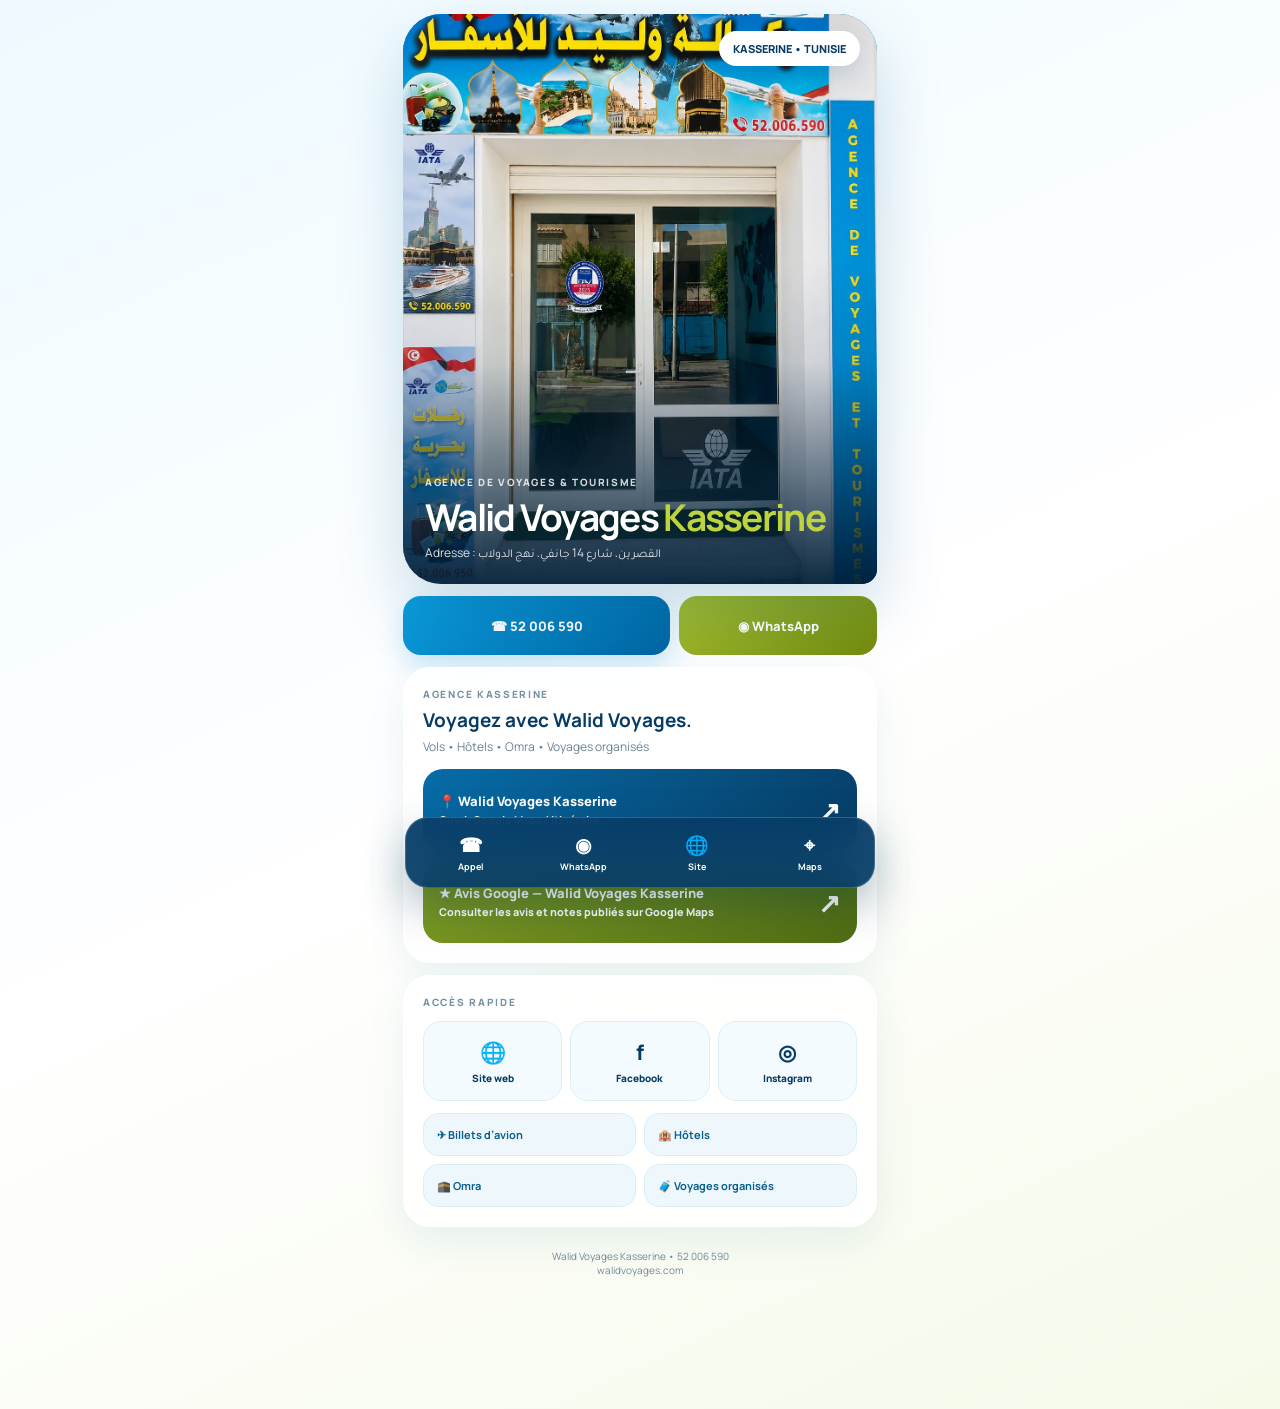
<file: carte-kasserine.html>
<!doctype html>
<html lang="fr">
<head>
<meta charset="utf-8"><meta name="viewport" content="width=device-width,initial-scale=1,viewport-fit=cover">
<meta name="theme-color" content="#087fbd"><title>Walid Voyages Kasserine</title>
<meta name="description" content="Carte électronique Walid Voyages Kasserine — téléphone, WhatsApp, Google Maps, site et réseaux sociaux.">
<link rel="preconnect" href="https://fonts.googleapis.com"><link rel="preconnect" href="https://fonts.gstatic.com" crossorigin>
<link href="https://fonts.googleapis.com/css2?family=Manrope:wght@400;600;700;800&family=Tajawal:wght@500;700;800&display=swap" rel="stylesheet">
<style>
:root{--blue:#078fd0;--deep:#063b64;--green:#91aa21;--ink:#17354c}
*{box-sizing:border-box}body{margin:0;font-family:Manrope,Tajawal,sans-serif;color:var(--ink);background:linear-gradient(155deg,#eefaff,#fff 52%,#f5fae9);min-height:100vh}
.wrap{width:min(100%,500px);margin:auto;padding:14px 13px 110px}
.hero{height:570px;position:relative;overflow:hidden;border-radius:38px 38px 15px 38px;box-shadow:0 28px 65px #045c8b35;background:#087db9}
.hero img{position:absolute;inset:0;width:100%;height:100%;object-fit:cover;animation:zoom 15s ease-in-out infinite alternate}@keyframes zoom{to{transform:scale(1.05)}}
.hero:after{content:"";position:absolute;inset:0;background:linear-gradient(180deg,transparent 43%,rgba(0,33,58,.1) 61%,rgba(0,31,56,.94) 100%)}
.city{position:absolute;z-index:2;top:17px;right:17px;background:#fff;color:var(--deep);border-radius:18px;padding:10px 14px;font-size:11px;font-weight:800;box-shadow:0 10px 28px #003d622b}
.heroText{position:absolute;z-index:2;bottom:22px;left:22px;right:22px;color:#fff}.heroText small{letter-spacing:1.6px;font-size:10px;font-weight:800;opacity:.82}.heroText h1{font-size:37px;line-height:1;margin:8px 0;letter-spacing:-1.7px}.heroText h1 span{color:#bed33e}.heroText p{font-size:12px;opacity:.86;margin:0}
.actions{display:grid;grid-template-columns:1.15fr .85fr;gap:9px;margin-top:12px}.btn{min-height:59px;border-radius:18px;text-decoration:none;display:flex;align-items:center;justify-content:center;gap:8px;color:#fff;font-size:13px;font-weight:800;transition:.25s}.call{background:linear-gradient(135deg,#0b9dde,#0065a2);box-shadow:0 12px 28px #078bcf35}.wa{background:linear-gradient(135deg,#a5bd2c,#728b0e)}.btn:hover{transform:translateY(-4px)}
.card{margin-top:12px;padding:19px;border-radius:27px;background:#ffffffdf;border:1px solid #fff;box-shadow:0 15px 40px #075c8515;backdrop-filter:blur(18px)}.label{font-size:10px;letter-spacing:1.7px;text-transform:uppercase;color:#7591a3;font-weight:800}h2{font-size:19px;margin:6px 0 4px;color:var(--deep)}.sub{font-size:12px;color:#6b8292;line-height:1.6}
.map{margin-top:13px;min-height:82px;border-radius:20px;padding:16px;text-decoration:none;color:#fff;display:flex;align-items:center;justify-content:space-between;background:linear-gradient(125deg,#076ca7,#073d66);font-weight:800;font-size:13px}.map b{font-size:27px}
.social{display:grid;grid-template-columns:repeat(3,1fr);gap:8px;margin-top:12px}.social a{min-height:80px;border-radius:18px;text-decoration:none;color:var(--deep);background:#f4fbfe;border:1px solid #dceef6;display:flex;flex-direction:column;align-items:center;justify-content:center;font-size:10px;font-weight:800;gap:5px;transition:.2s}.social a:hover{transform:translateY(-3px)}.social i{font-style:normal;font-size:21px}
.services{display:grid;grid-template-columns:1fr 1fr;gap:8px;margin-top:12px}.service{padding:13px;border-radius:15px;background:#eef8fc;border:1px solid #d9eef7;color:#08608e;font-size:11px;font-weight:700}
.footer{text-align:center;font-size:10px;color:#71899a;padding:22px}
.dock{position:fixed;z-index:10;bottom:12px;left:50%;transform:translateX(-50%);width:min(calc(100% - 28px),470px);display:grid;grid-template-columns:repeat(4,1fr);padding:8px;background:#073d68ef;border:1px solid #ffffff30;border-radius:23px;box-shadow:0 18px 45px #00334f55;backdrop-filter:blur(18px)}.dock a{text-decoration:none;color:#fff;text-align:center;font-size:9px;font-weight:700;padding:6px}.dock strong{display:block;font-size:19px;margin-bottom:2px}
@media(max-width:370px){.hero{height:510px}.heroText h1{font-size:31px}.actions{grid-template-columns:1fr}}
</style></head>
<body><main class="wrap">
<section class="hero"><img src="kasserine.jpeg" alt="Agence Walid Voyages Kasserine"><div class="city">KASSERINE • TUNISIE</div><div class="heroText"><small>AGENCE DE VOYAGES & TOURISME</small><h1>Walid Voyages <span>Kasserine</span></h1><p>Adresse : القصرين، شارع 14 جانفي، نهج الدولاب</p></div></section>
<div class="actions"><a class="btn call" href="tel:+21652006590">☎ 52 006 590</a><a class="btn wa" href="https://wa.me/21652006590" target="_blank">◉ WhatsApp</a></div>
<section class="card"><div class="label">Agence Kasserine</div><h2>Voyagez avec Walid Voyages.</h2><div class="sub">Vols • Hôtels • Omra • Voyages organisés</div><a class="map" href="https://www.google.com/search?kgmid=/g/11zyz5njsm&q=Walid+Voyages+kasserine" target="_blank"><span>📍 Walid Voyages Kasserine<br><small>Ouvrir Google Maps / itinéraire</small></span><b>↗</b></a><a class="map" style="margin-top:10px;background:linear-gradient(120deg,#7c9a22,#516d12)" href="https://www.google.com/search?kgmid=/g/11zyz5njsm&q=Walid+Voyages+kasserine" target="_blank" rel="noopener noreferrer"><span>★ Avis Google — Walid Voyages Kasserine<br><small>Consulter les avis et notes publiés sur Google Maps</small></span><b>↗</b></a></section>
<section class="card"><div class="label">Accès rapide</div><div class="social"><a href="https://www.walid-voyages.com/" target="_blank"><i>🌐</i>Site web</a><a href="https://www.facebook.com/profile.php?id=100064587909531" target="_blank"><i>f</i>Facebook</a><a href="https://www.instagram.com/walidvoyages/" target="_blank"><i>◎</i>Instagram</a></div><div class="services"><div class="service">✈ Billets d’avion</div><div class="service">🏨 Hôtels</div><div class="service">🕋 Omra</div><div class="service">🧳 Voyages organisés</div></div></section>
<div class="footer">Walid Voyages Kasserine • 52 006 590<br>walidvoyages.com</div></main>
<nav class="dock"><a href="tel:+21652006590"><strong>☎</strong>Appel</a><a href="https://wa.me/21652006590"><strong>◉</strong>WhatsApp</a><a href="https://www.walid-voyages.com/"><strong>🌐</strong>Site</a><a href="https://www.google.com/search?kgmid=/g/11zyz5njsm&q=Walid+Voyages+kasserine"><strong>⌖</strong>Maps</a></nav>
</body></html>
</file>
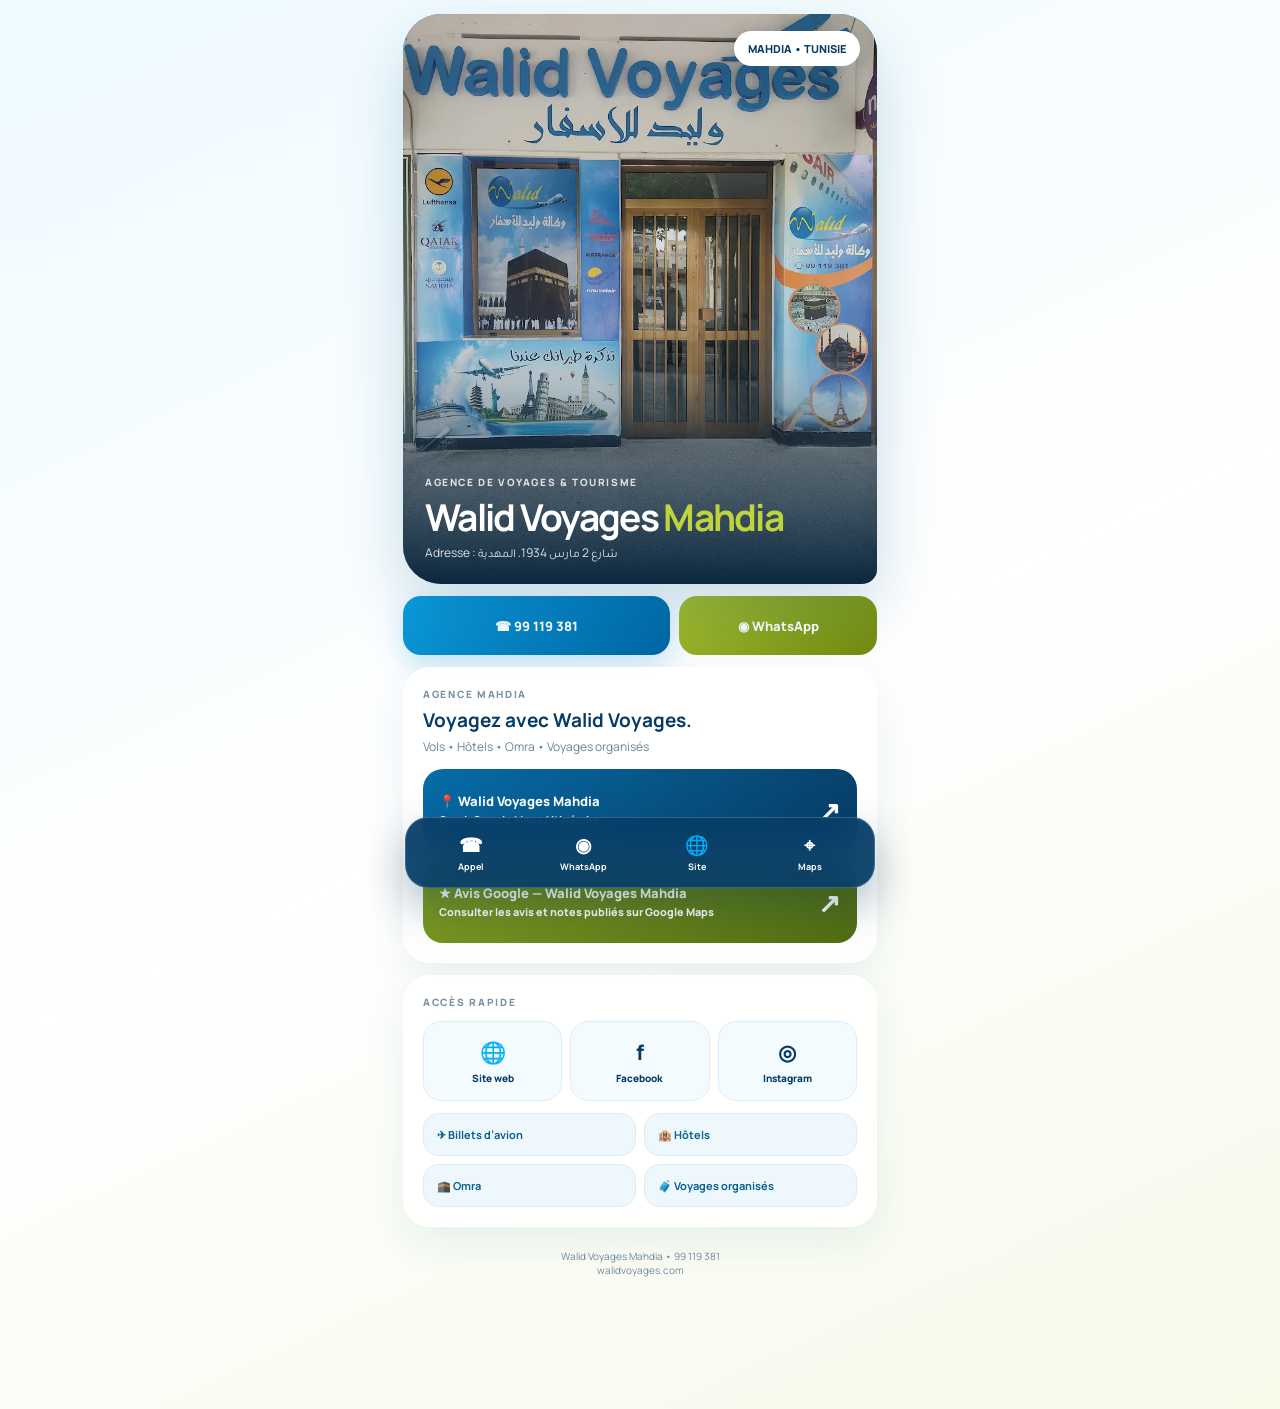
<file: carte-mahdia.html>
<!doctype html>
<html lang="fr">
<head>
<meta charset="utf-8"><meta name="viewport" content="width=device-width,initial-scale=1,viewport-fit=cover">
<meta name="theme-color" content="#087fbd"><title>Walid Voyages Mahdia</title>
<meta name="description" content="Carte électronique Walid Voyages Mahdia — téléphone, WhatsApp, Google Maps, site et réseaux sociaux.">
<link rel="preconnect" href="https://fonts.googleapis.com"><link rel="preconnect" href="https://fonts.gstatic.com" crossorigin>
<link href="https://fonts.googleapis.com/css2?family=Manrope:wght@400;600;700;800&family=Tajawal:wght@500;700;800&display=swap" rel="stylesheet">
<style>
:root{--blue:#078fd0;--deep:#063b64;--green:#91aa21;--ink:#17354c}
*{box-sizing:border-box}body{margin:0;font-family:Manrope,Tajawal,sans-serif;color:var(--ink);background:linear-gradient(155deg,#eefaff,#fff 52%,#f5fae9);min-height:100vh}
.wrap{width:min(100%,500px);margin:auto;padding:14px 13px 110px}
.hero{height:570px;position:relative;overflow:hidden;border-radius:38px 38px 15px 38px;box-shadow:0 28px 65px #045c8b35;background:#087db9}
.hero img{position:absolute;inset:0;width:100%;height:100%;object-fit:cover;animation:zoom 15s ease-in-out infinite alternate}@keyframes zoom{to{transform:scale(1.05)}}
.hero:after{content:"";position:absolute;inset:0;background:linear-gradient(180deg,transparent 43%,rgba(0,33,58,.1) 61%,rgba(0,31,56,.94) 100%)}
.city{position:absolute;z-index:2;top:17px;right:17px;background:#fff;color:var(--deep);border-radius:18px;padding:10px 14px;font-size:11px;font-weight:800;box-shadow:0 10px 28px #003d622b}
.heroText{position:absolute;z-index:2;bottom:22px;left:22px;right:22px;color:#fff}.heroText small{letter-spacing:1.6px;font-size:10px;font-weight:800;opacity:.82}.heroText h1{font-size:37px;line-height:1;margin:8px 0;letter-spacing:-1.7px}.heroText h1 span{color:#bed33e}.heroText p{font-size:12px;opacity:.86;margin:0}
.actions{display:grid;grid-template-columns:1.15fr .85fr;gap:9px;margin-top:12px}.btn{min-height:59px;border-radius:18px;text-decoration:none;display:flex;align-items:center;justify-content:center;gap:8px;color:#fff;font-size:13px;font-weight:800;transition:.25s}.call{background:linear-gradient(135deg,#0b9dde,#0065a2);box-shadow:0 12px 28px #078bcf35}.wa{background:linear-gradient(135deg,#a5bd2c,#728b0e)}.btn:hover{transform:translateY(-4px)}
.card{margin-top:12px;padding:19px;border-radius:27px;background:#ffffffdf;border:1px solid #fff;box-shadow:0 15px 40px #075c8515;backdrop-filter:blur(18px)}.label{font-size:10px;letter-spacing:1.7px;text-transform:uppercase;color:#7591a3;font-weight:800}h2{font-size:19px;margin:6px 0 4px;color:var(--deep)}.sub{font-size:12px;color:#6b8292;line-height:1.6}
.map{margin-top:13px;min-height:82px;border-radius:20px;padding:16px;text-decoration:none;color:#fff;display:flex;align-items:center;justify-content:space-between;background:linear-gradient(125deg,#076ca7,#073d66);font-weight:800;font-size:13px}.map b{font-size:27px}
.social{display:grid;grid-template-columns:repeat(3,1fr);gap:8px;margin-top:12px}.social a{min-height:80px;border-radius:18px;text-decoration:none;color:var(--deep);background:#f4fbfe;border:1px solid #dceef6;display:flex;flex-direction:column;align-items:center;justify-content:center;font-size:10px;font-weight:800;gap:5px;transition:.2s}.social a:hover{transform:translateY(-3px)}.social i{font-style:normal;font-size:21px}
.services{display:grid;grid-template-columns:1fr 1fr;gap:8px;margin-top:12px}.service{padding:13px;border-radius:15px;background:#eef8fc;border:1px solid #d9eef7;color:#08608e;font-size:11px;font-weight:700}
.footer{text-align:center;font-size:10px;color:#71899a;padding:22px}
.dock{position:fixed;z-index:10;bottom:12px;left:50%;transform:translateX(-50%);width:min(calc(100% - 28px),470px);display:grid;grid-template-columns:repeat(4,1fr);padding:8px;background:#073d68ef;border:1px solid #ffffff30;border-radius:23px;box-shadow:0 18px 45px #00334f55;backdrop-filter:blur(18px)}.dock a{text-decoration:none;color:#fff;text-align:center;font-size:9px;font-weight:700;padding:6px}.dock strong{display:block;font-size:19px;margin-bottom:2px}
@media(max-width:370px){.hero{height:510px}.heroText h1{font-size:31px}.actions{grid-template-columns:1fr}}
</style></head>
<body><main class="wrap">
<section class="hero"><img src="mahdia.webp" alt="Agence Walid Voyages Mahdia"><div class="city">MAHDIA • TUNISIE</div><div class="heroText"><small>AGENCE DE VOYAGES & TOURISME</small><h1>Walid Voyages <span>Mahdia</span></h1><p>Adresse : شارع 2 مارس 1934، المهدية</p></div></section>
<div class="actions"><a class="btn call" href="tel:+21699119381">☎ 99 119 381</a><a class="btn wa" href="https://wa.me/21699119381" target="_blank">◉ WhatsApp</a></div>
<section class="card"><div class="label">Agence Mahdia</div><h2>Voyagez avec Walid Voyages.</h2><div class="sub">Vols • Hôtels • Omra • Voyages organisés</div><a class="map" href="https://share.google/WpRaTxlFUcEe1jUFp" target="_blank"><span>📍 Walid Voyages Mahdia<br><small>Ouvrir Google Maps / itinéraire</small></span><b>↗</b></a><a class="map" style="margin-top:10px;background:linear-gradient(120deg,#7c9a22,#516d12)" href="https://share.google/WpRaTxlFUcEe1jUFp" target="_blank" rel="noopener noreferrer"><span>★ Avis Google — Walid Voyages Mahdia<br><small>Consulter les avis et notes publiés sur Google Maps</small></span><b>↗</b></a></section>
<section class="card"><div class="label">Accès rapide</div><div class="social"><a href="https://www.walid-voyages.com/" target="_blank"><i>🌐</i>Site web</a><a href="https://www.facebook.com/profile.php?id=100064587909531" target="_blank"><i>f</i>Facebook</a><a href="https://www.instagram.com/walidvoyages/" target="_blank"><i>◎</i>Instagram</a></div><div class="services"><div class="service">✈ Billets d’avion</div><div class="service">🏨 Hôtels</div><div class="service">🕋 Omra</div><div class="service">🧳 Voyages organisés</div></div></section>
<div class="footer">Walid Voyages Mahdia • 99 119 381<br>walidvoyages.com</div></main>
<nav class="dock"><a href="tel:+21699119381"><strong>☎</strong>Appel</a><a href="https://wa.me/21699119381"><strong>◉</strong>WhatsApp</a><a href="https://www.walid-voyages.com/"><strong>🌐</strong>Site</a><a href="https://share.google/WpRaTxlFUcEe1jUFp"><strong>⌖</strong>Maps</a></nav>
</body></html>
</file>
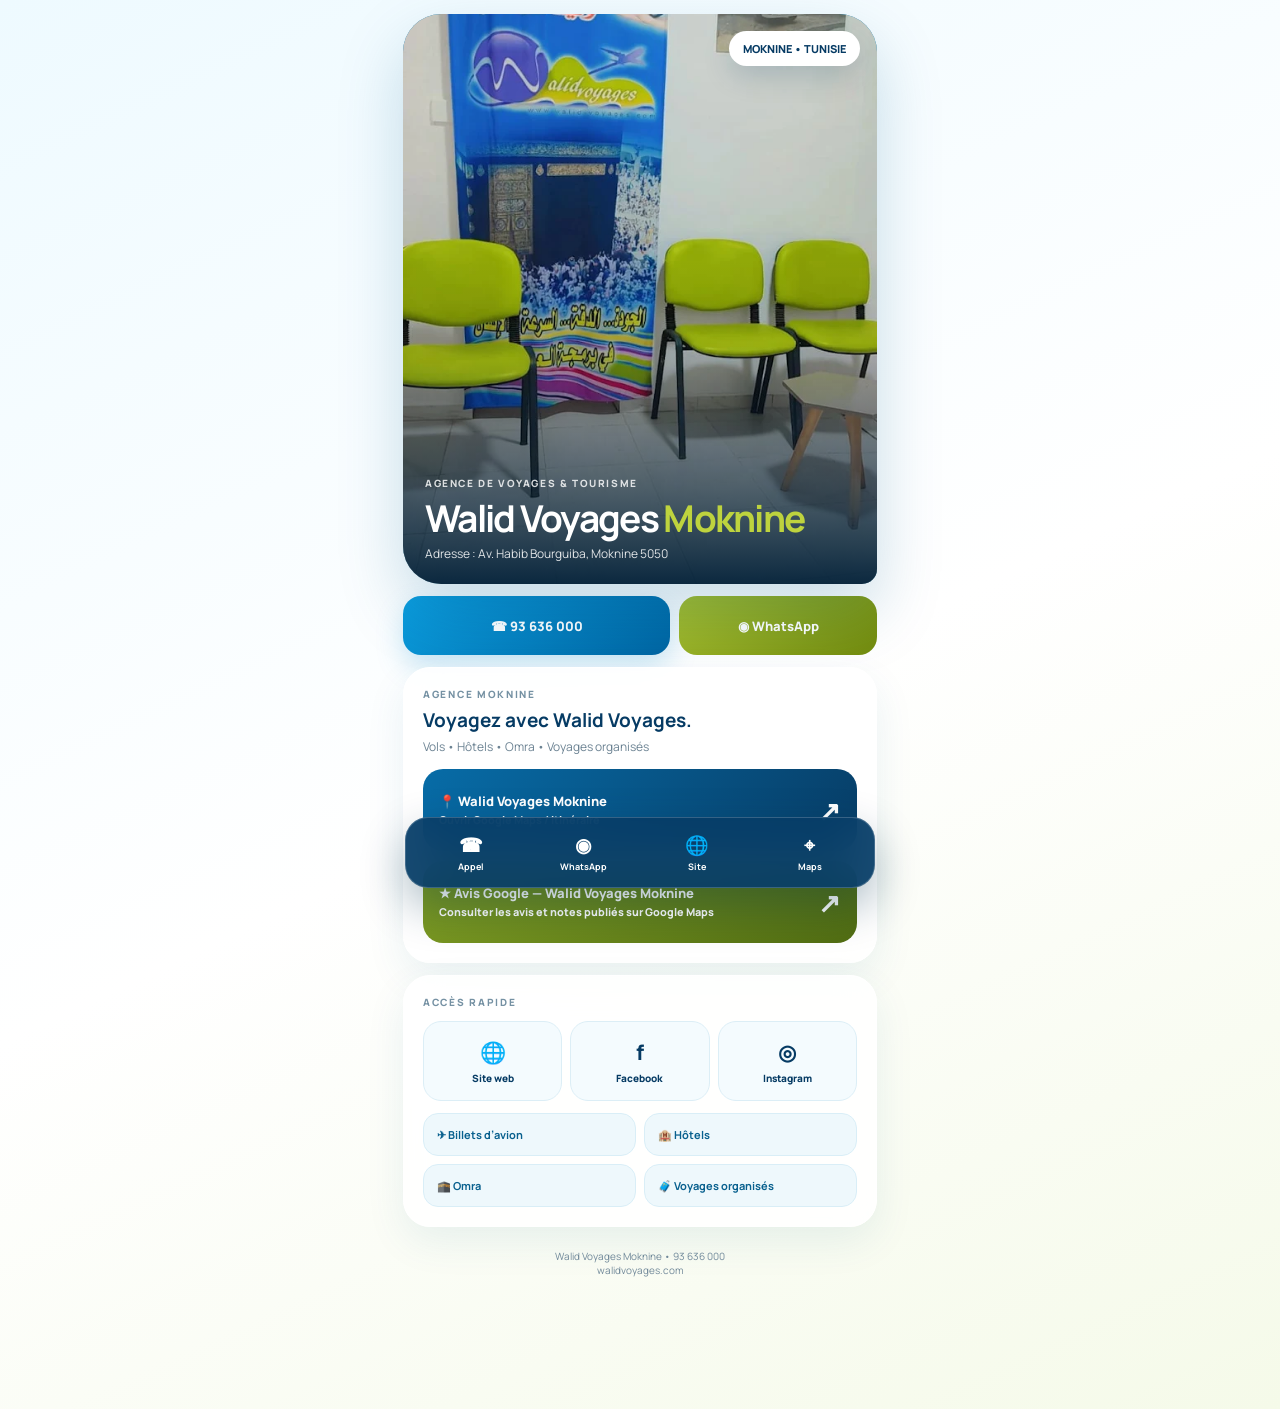
<file: carte-moknine.html>
<!doctype html>
<html lang="fr">
<head>
<meta charset="utf-8"><meta name="viewport" content="width=device-width,initial-scale=1,viewport-fit=cover">
<meta name="theme-color" content="#087fbd"><title>Walid Voyages Moknine</title>
<meta name="description" content="Carte électronique Walid Voyages Moknine — téléphone, WhatsApp, Google Maps, site et réseaux sociaux.">
<link rel="preconnect" href="https://fonts.googleapis.com"><link rel="preconnect" href="https://fonts.gstatic.com" crossorigin>
<link href="https://fonts.googleapis.com/css2?family=Manrope:wght@400;600;700;800&family=Tajawal:wght@500;700;800&display=swap" rel="stylesheet">
<style>
:root{--blue:#078fd0;--deep:#063b64;--green:#91aa21;--ink:#17354c}
*{box-sizing:border-box}body{margin:0;font-family:Manrope,Tajawal,sans-serif;color:var(--ink);background:linear-gradient(155deg,#eefaff,#fff 52%,#f5fae9);min-height:100vh}
.wrap{width:min(100%,500px);margin:auto;padding:14px 13px 110px}
.hero{height:570px;position:relative;overflow:hidden;border-radius:38px 38px 15px 38px;box-shadow:0 28px 65px #045c8b35;background:#087db9}
.hero img{position:absolute;inset:0;width:100%;height:100%;object-fit:cover;animation:zoom 15s ease-in-out infinite alternate}@keyframes zoom{to{transform:scale(1.05)}}
.hero:after{content:"";position:absolute;inset:0;background:linear-gradient(180deg,transparent 43%,rgba(0,33,58,.1) 61%,rgba(0,31,56,.94) 100%)}
.city{position:absolute;z-index:2;top:17px;right:17px;background:#fff;color:var(--deep);border-radius:18px;padding:10px 14px;font-size:11px;font-weight:800;box-shadow:0 10px 28px #003d622b}
.heroText{position:absolute;z-index:2;bottom:22px;left:22px;right:22px;color:#fff}.heroText small{letter-spacing:1.6px;font-size:10px;font-weight:800;opacity:.82}.heroText h1{font-size:37px;line-height:1;margin:8px 0;letter-spacing:-1.7px}.heroText h1 span{color:#bed33e}.heroText p{font-size:12px;opacity:.86;margin:0}
.actions{display:grid;grid-template-columns:1.15fr .85fr;gap:9px;margin-top:12px}.btn{min-height:59px;border-radius:18px;text-decoration:none;display:flex;align-items:center;justify-content:center;gap:8px;color:#fff;font-size:13px;font-weight:800;transition:.25s}.call{background:linear-gradient(135deg,#0b9dde,#0065a2);box-shadow:0 12px 28px #078bcf35}.wa{background:linear-gradient(135deg,#a5bd2c,#728b0e)}.btn:hover{transform:translateY(-4px)}
.card{margin-top:12px;padding:19px;border-radius:27px;background:#ffffffdf;border:1px solid #fff;box-shadow:0 15px 40px #075c8515;backdrop-filter:blur(18px)}.label{font-size:10px;letter-spacing:1.7px;text-transform:uppercase;color:#7591a3;font-weight:800}h2{font-size:19px;margin:6px 0 4px;color:var(--deep)}.sub{font-size:12px;color:#6b8292;line-height:1.6}
.map{margin-top:13px;min-height:82px;border-radius:20px;padding:16px;text-decoration:none;color:#fff;display:flex;align-items:center;justify-content:space-between;background:linear-gradient(125deg,#076ca7,#073d66);font-weight:800;font-size:13px}.map b{font-size:27px}
.social{display:grid;grid-template-columns:repeat(3,1fr);gap:8px;margin-top:12px}.social a{min-height:80px;border-radius:18px;text-decoration:none;color:var(--deep);background:#f4fbfe;border:1px solid #dceef6;display:flex;flex-direction:column;align-items:center;justify-content:center;font-size:10px;font-weight:800;gap:5px;transition:.2s}.social a:hover{transform:translateY(-3px)}.social i{font-style:normal;font-size:21px}
.services{display:grid;grid-template-columns:1fr 1fr;gap:8px;margin-top:12px}.service{padding:13px;border-radius:15px;background:#eef8fc;border:1px solid #d9eef7;color:#08608e;font-size:11px;font-weight:700}
.footer{text-align:center;font-size:10px;color:#71899a;padding:22px}
.dock{position:fixed;z-index:10;bottom:12px;left:50%;transform:translateX(-50%);width:min(calc(100% - 28px),470px);display:grid;grid-template-columns:repeat(4,1fr);padding:8px;background:#073d68ef;border:1px solid #ffffff30;border-radius:23px;box-shadow:0 18px 45px #00334f55;backdrop-filter:blur(18px)}.dock a{text-decoration:none;color:#fff;text-align:center;font-size:9px;font-weight:700;padding:6px}.dock strong{display:block;font-size:19px;margin-bottom:2px}
@media(max-width:370px){.hero{height:510px}.heroText h1{font-size:31px}.actions{grid-template-columns:1fr}}
</style></head>
<body><main class="wrap">
<section class="hero"><img src="moknine.webp" alt="Agence Walid Voyages Moknine"><div class="city">MOKNINE • TUNISIE</div><div class="heroText"><small>AGENCE DE VOYAGES & TOURISME</small><h1>Walid Voyages <span>Moknine</span></h1><p>Adresse : Av. Habib Bourguiba, Moknine 5050</p></div></section>
<div class="actions"><a class="btn call" href="tel:+21693636000">☎ 93 636 000</a><a class="btn wa" href="https://wa.me/21693636000" target="_blank">◉ WhatsApp</a></div>
<section class="card"><div class="label">Agence Moknine</div><h2>Voyagez avec Walid Voyages.</h2><div class="sub">Vols • Hôtels • Omra • Voyages organisés</div><a class="map" href="https://share.google/FIyad1Nx8AfOcjv2n" target="_blank"><span>📍 Walid Voyages Moknine<br><small>Ouvrir Google Maps / itinéraire</small></span><b>↗</b></a><a class="map" style="margin-top:10px;background:linear-gradient(120deg,#7c9a22,#516d12)" href="https://share.google/FIyad1Nx8AfOcjv2n" target="_blank" rel="noopener noreferrer"><span>★ Avis Google — Walid Voyages Moknine<br><small>Consulter les avis et notes publiés sur Google Maps</small></span><b>↗</b></a></section>
<section class="card"><div class="label">Accès rapide</div><div class="social"><a href="https://www.walid-voyages.com/" target="_blank"><i>🌐</i>Site web</a><a href="https://www.facebook.com/profile.php?id=100064587909531" target="_blank"><i>f</i>Facebook</a><a href="https://www.instagram.com/walidvoyages/" target="_blank"><i>◎</i>Instagram</a></div><div class="services"><div class="service">✈ Billets d’avion</div><div class="service">🏨 Hôtels</div><div class="service">🕋 Omra</div><div class="service">🧳 Voyages organisés</div></div></section>
<div class="footer">Walid Voyages Moknine • 93 636 000<br>walidvoyages.com</div></main>
<nav class="dock"><a href="tel:+21693636000"><strong>☎</strong>Appel</a><a href="https://wa.me/21693636000"><strong>◉</strong>WhatsApp</a><a href="https://www.walid-voyages.com/"><strong>🌐</strong>Site</a><a href="https://share.google/FIyad1Nx8AfOcjv2n"><strong>⌖</strong>Maps</a></nav>
</body></html>
</file>
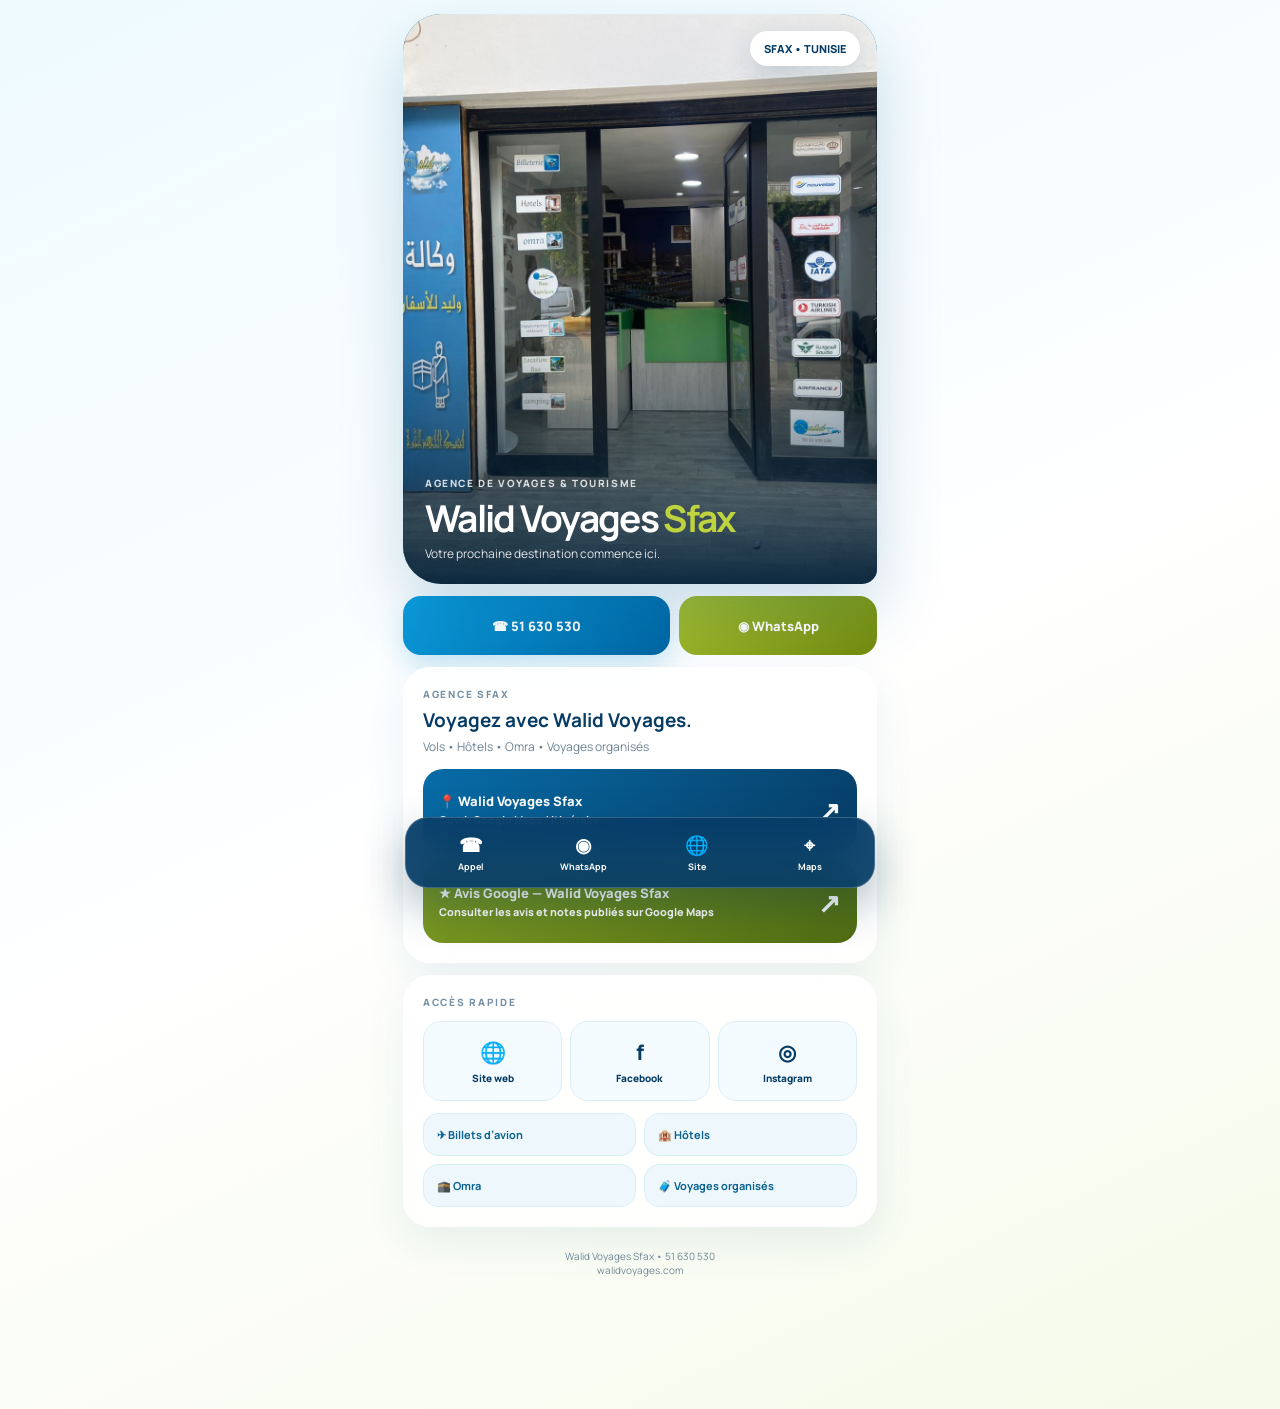
<file: carte-sfax.html>
<!doctype html>
<html lang="fr">
<head>
<meta charset="utf-8"><meta name="viewport" content="width=device-width,initial-scale=1,viewport-fit=cover">
<meta name="theme-color" content="#087fbd"><title>Walid Voyages Sfax</title>
<meta name="description" content="Carte électronique Walid Voyages Sfax — téléphone, WhatsApp, Google Maps, site et réseaux sociaux.">
<link rel="preconnect" href="https://fonts.googleapis.com"><link rel="preconnect" href="https://fonts.gstatic.com" crossorigin>
<link href="https://fonts.googleapis.com/css2?family=Manrope:wght@400;600;700;800&family=Tajawal:wght@500;700;800&display=swap" rel="stylesheet">
<style>
:root{--blue:#078fd0;--deep:#063b64;--green:#91aa21;--ink:#17354c}
*{box-sizing:border-box}body{margin:0;font-family:Manrope,Tajawal,sans-serif;color:var(--ink);background:linear-gradient(155deg,#eefaff,#fff 52%,#f5fae9);min-height:100vh}
.wrap{width:min(100%,500px);margin:auto;padding:14px 13px 110px}
.hero{height:570px;position:relative;overflow:hidden;border-radius:38px 38px 15px 38px;box-shadow:0 28px 65px #045c8b35;background:#087db9}
.hero img{position:absolute;inset:0;width:100%;height:100%;object-fit:cover;animation:zoom 15s ease-in-out infinite alternate}@keyframes zoom{to{transform:scale(1.05)}}
.hero:after{content:"";position:absolute;inset:0;background:linear-gradient(180deg,transparent 43%,rgba(0,33,58,.1) 61%,rgba(0,31,56,.94) 100%)}
.city{position:absolute;z-index:2;top:17px;right:17px;background:#fff;color:var(--deep);border-radius:18px;padding:10px 14px;font-size:11px;font-weight:800;box-shadow:0 10px 28px #003d622b}
.heroText{position:absolute;z-index:2;bottom:22px;left:22px;right:22px;color:#fff}.heroText small{letter-spacing:1.6px;font-size:10px;font-weight:800;opacity:.82}.heroText h1{font-size:37px;line-height:1;margin:8px 0;letter-spacing:-1.7px}.heroText h1 span{color:#bed33e}.heroText p{font-size:12px;opacity:.86;margin:0}
.actions{display:grid;grid-template-columns:1.15fr .85fr;gap:9px;margin-top:12px}.btn{min-height:59px;border-radius:18px;text-decoration:none;display:flex;align-items:center;justify-content:center;gap:8px;color:#fff;font-size:13px;font-weight:800;transition:.25s}.call{background:linear-gradient(135deg,#0b9dde,#0065a2);box-shadow:0 12px 28px #078bcf35}.wa{background:linear-gradient(135deg,#a5bd2c,#728b0e)}.btn:hover{transform:translateY(-4px)}
.card{margin-top:12px;padding:19px;border-radius:27px;background:#ffffffdf;border:1px solid #fff;box-shadow:0 15px 40px #075c8515;backdrop-filter:blur(18px)}.label{font-size:10px;letter-spacing:1.7px;text-transform:uppercase;color:#7591a3;font-weight:800}h2{font-size:19px;margin:6px 0 4px;color:var(--deep)}.sub{font-size:12px;color:#6b8292;line-height:1.6}
.map{margin-top:13px;min-height:82px;border-radius:20px;padding:16px;text-decoration:none;color:#fff;display:flex;align-items:center;justify-content:space-between;background:linear-gradient(125deg,#076ca7,#073d66);font-weight:800;font-size:13px}.map b{font-size:27px}
.social{display:grid;grid-template-columns:repeat(3,1fr);gap:8px;margin-top:12px}.social a{min-height:80px;border-radius:18px;text-decoration:none;color:var(--deep);background:#f4fbfe;border:1px solid #dceef6;display:flex;flex-direction:column;align-items:center;justify-content:center;font-size:10px;font-weight:800;gap:5px;transition:.2s}.social a:hover{transform:translateY(-3px)}.social i{font-style:normal;font-size:21px}
.services{display:grid;grid-template-columns:1fr 1fr;gap:8px;margin-top:12px}.service{padding:13px;border-radius:15px;background:#eef8fc;border:1px solid #d9eef7;color:#08608e;font-size:11px;font-weight:700}
.footer{text-align:center;font-size:10px;color:#71899a;padding:22px}
.dock{position:fixed;z-index:10;bottom:12px;left:50%;transform:translateX(-50%);width:min(calc(100% - 28px),470px);display:grid;grid-template-columns:repeat(4,1fr);padding:8px;background:#073d68ef;border:1px solid #ffffff30;border-radius:23px;box-shadow:0 18px 45px #00334f55;backdrop-filter:blur(18px)}.dock a{text-decoration:none;color:#fff;text-align:center;font-size:9px;font-weight:700;padding:6px}.dock strong{display:block;font-size:19px;margin-bottom:2px}
@media(max-width:370px){.hero{height:510px}.heroText h1{font-size:31px}.actions{grid-template-columns:1fr}}
</style></head>
<body><main class="wrap">
<section class="hero"><img src="sfax.jpeg" alt="Agence Walid Voyages Sfax"><div class="city">SFAX • TUNISIE</div><div class="heroText"><small>AGENCE DE VOYAGES & TOURISME</small><h1>Walid Voyages <span>Sfax</span></h1><p>Votre prochaine destination commence ici.</p></div></section>
<div class="actions"><a class="btn call" href="tel:+21651630530">☎ 51 630 530</a><a class="btn wa" href="https://wa.me/21651630530" target="_blank">◉ WhatsApp</a></div>
<section class="card"><div class="label">Agence Sfax</div><h2>Voyagez avec Walid Voyages.</h2><div class="sub">Vols • Hôtels • Omra • Voyages organisés</div><a class="map" href="https://www.google.com/search?q=Walid+Voyages+Sfax&stick=H4sIAAAAAAAA_-NgU1I1qDA0NjAwSklLNEtOSk00M06yMqgwMTY3tjS1SDYxMjRPSjExWcQqFJ6Yk5miEJZfmZieWqwQnJZYAQCsomrOPgAAAA&hl=fr&authuser=0" target="_blank"><span>📍 Walid Voyages Sfax<br><small>Ouvrir Google Maps / itinéraire</small></span><b>↗</b></a><a class="map" style="margin-top:10px;background:linear-gradient(120deg,#7c9a22,#516d12)" href="https://www.google.com/search?q=Walid+Voyages+Sfax&stick=H4sIAAAAAAAA_-NgU1I1qDA0NjAwSklLNEtOSk00M06yMqgwMTY3tjS1SDYxMjRPSjExWcQqFJ6Yk5miEJZfmZieWqwQnJZYAQCsomrOPgAAAA&hl=fr&authuser=0" target="_blank" rel="noopener noreferrer"><span>★ Avis Google — Walid Voyages Sfax<br><small>Consulter les avis et notes publiés sur Google Maps</small></span><b>↗</b></a></section>
<section class="card"><div class="label">Accès rapide</div><div class="social"><a href="https://www.walid-voyages.com/" target="_blank"><i>🌐</i>Site web</a><a href="https://www.facebook.com/profile.php?id=100064587909531" target="_blank"><i>f</i>Facebook</a><a href="https://www.instagram.com/walidvoyages/" target="_blank"><i>◎</i>Instagram</a></div><div class="services"><div class="service">✈ Billets d’avion</div><div class="service">🏨 Hôtels</div><div class="service">🕋 Omra</div><div class="service">🧳 Voyages organisés</div></div></section>
<div class="footer">Walid Voyages Sfax • 51 630 530<br>walidvoyages.com</div></main>
<nav class="dock"><a href="tel:+21651630530"><strong>☎</strong>Appel</a><a href="https://wa.me/21651630530"><strong>◉</strong>WhatsApp</a><a href="https://www.walid-voyages.com/"><strong>🌐</strong>Site</a><a href="https://www.google.com/search?q=Walid+Voyages+Sfax&stick=H4sIAAAAAAAA_-NgU1I1qDA0NjAwSklLNEtOSk00M06yMqgwMTY3tjS1SDYxMjRPSjExWcQqFJ6Yk5miEJZfmZieWqwQnJZYAQCsomrOPgAAAA&hl=fr&authuser=0"><strong>⌖</strong>Maps</a></nav>
</body></html>
</file>
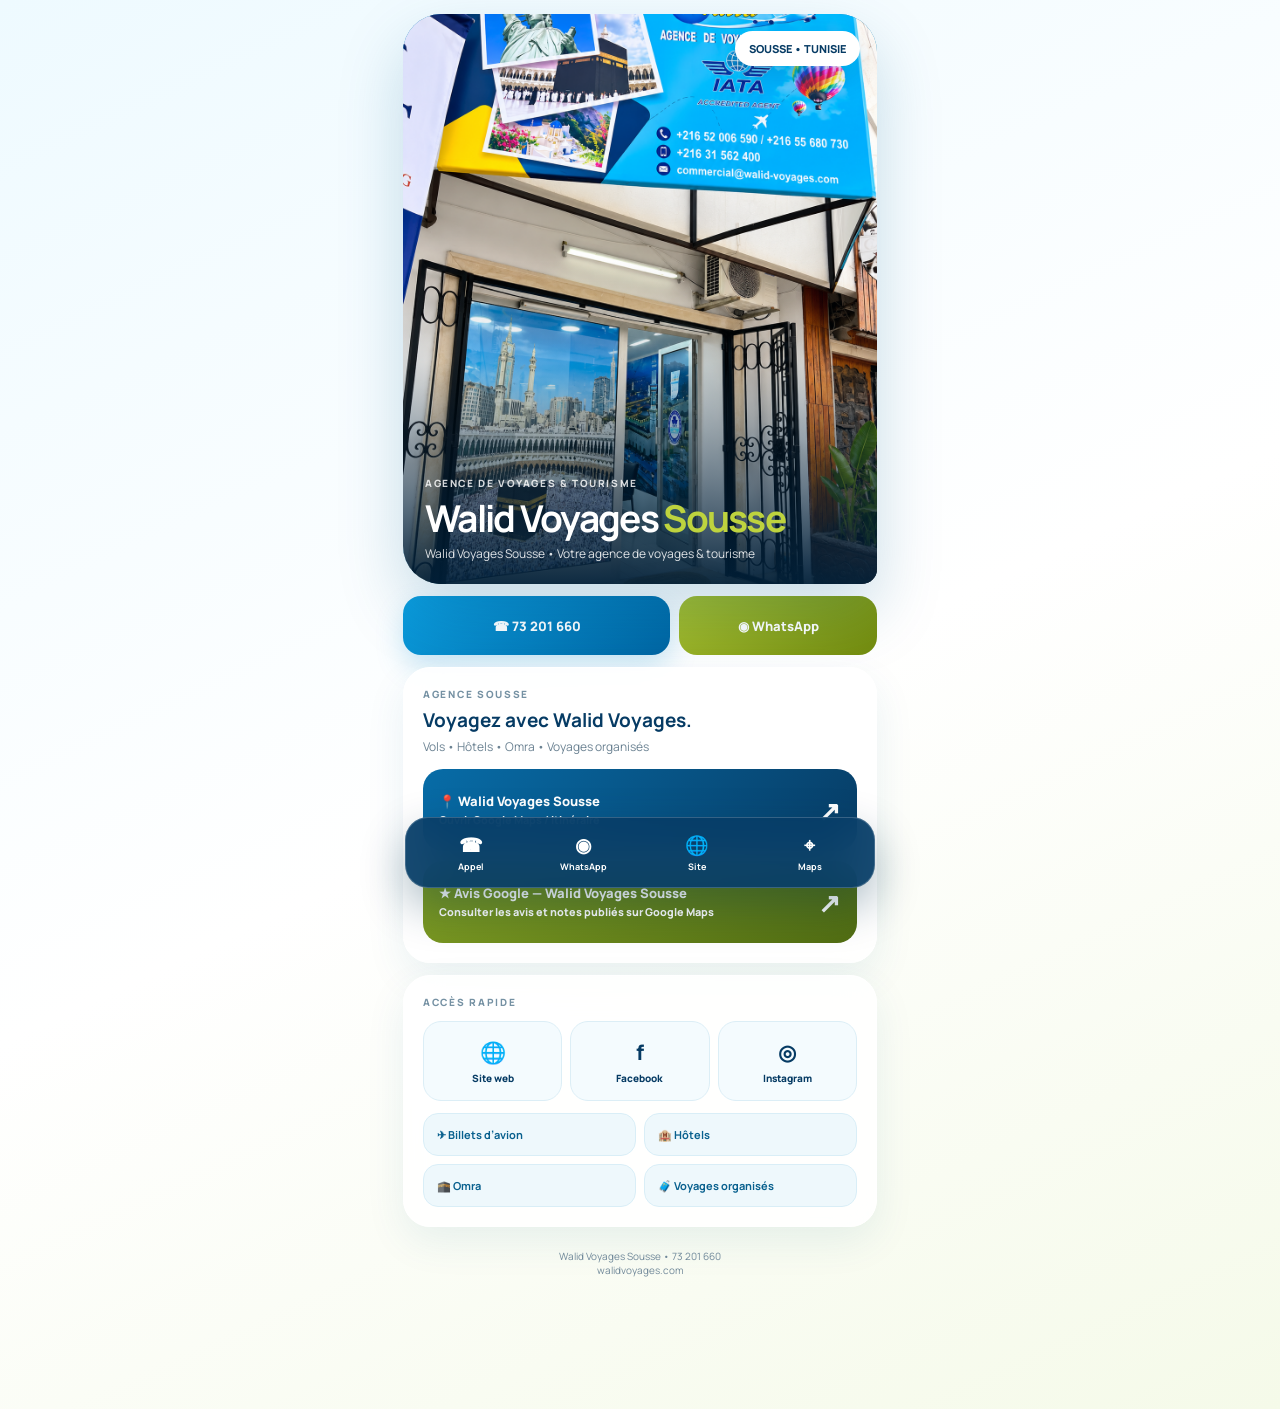
<file: carte-sousse.html>
<!doctype html>
<html lang="fr">
<head>
<meta charset="utf-8"><meta name="viewport" content="width=device-width,initial-scale=1,viewport-fit=cover">
<meta name="theme-color" content="#087fbd"><title>Walid Voyages Sousse</title>
<meta name="description" content="Carte électronique Walid Voyages Sousse — téléphone, WhatsApp, Google Maps, site et réseaux sociaux.">
<link rel="preconnect" href="https://fonts.googleapis.com"><link rel="preconnect" href="https://fonts.gstatic.com" crossorigin>
<link href="https://fonts.googleapis.com/css2?family=Manrope:wght@400;600;700;800&family=Tajawal:wght@500;700;800&display=swap" rel="stylesheet">
<style>
:root{--blue:#078fd0;--deep:#063b64;--green:#91aa21;--ink:#17354c}
*{box-sizing:border-box}body{margin:0;font-family:Manrope,Tajawal,sans-serif;color:var(--ink);background:linear-gradient(155deg,#eefaff,#fff 52%,#f5fae9);min-height:100vh}
.wrap{width:min(100%,500px);margin:auto;padding:14px 13px 110px}
.hero{height:570px;position:relative;overflow:hidden;border-radius:38px 38px 15px 38px;box-shadow:0 28px 65px #045c8b35;background:#087db9}
.hero img{position:absolute;inset:0;width:100%;height:100%;object-fit:cover;animation:zoom 15s ease-in-out infinite alternate}@keyframes zoom{to{transform:scale(1.05)}}
.hero:after{content:"";position:absolute;inset:0;background:linear-gradient(180deg,transparent 43%,rgba(0,33,58,.1) 61%,rgba(0,31,56,.94) 100%)}
.city{position:absolute;z-index:2;top:17px;right:17px;background:#fff;color:var(--deep);border-radius:18px;padding:10px 14px;font-size:11px;font-weight:800;box-shadow:0 10px 28px #003d622b}
.heroText{position:absolute;z-index:2;bottom:22px;left:22px;right:22px;color:#fff}.heroText small{letter-spacing:1.6px;font-size:10px;font-weight:800;opacity:.82}.heroText h1{font-size:37px;line-height:1;margin:8px 0;letter-spacing:-1.7px}.heroText h1 span{color:#bed33e}.heroText p{font-size:12px;opacity:.86;margin:0}
.actions{display:grid;grid-template-columns:1.15fr .85fr;gap:9px;margin-top:12px}.btn{min-height:59px;border-radius:18px;text-decoration:none;display:flex;align-items:center;justify-content:center;gap:8px;color:#fff;font-size:13px;font-weight:800;transition:.25s}.call{background:linear-gradient(135deg,#0b9dde,#0065a2);box-shadow:0 12px 28px #078bcf35}.wa{background:linear-gradient(135deg,#a5bd2c,#728b0e)}.btn:hover{transform:translateY(-4px)}
.card{margin-top:12px;padding:19px;border-radius:27px;background:#ffffffdf;border:1px solid #fff;box-shadow:0 15px 40px #075c8515;backdrop-filter:blur(18px)}.label{font-size:10px;letter-spacing:1.7px;text-transform:uppercase;color:#7591a3;font-weight:800}h2{font-size:19px;margin:6px 0 4px;color:var(--deep)}.sub{font-size:12px;color:#6b8292;line-height:1.6}
.map{margin-top:13px;min-height:82px;border-radius:20px;padding:16px;text-decoration:none;color:#fff;display:flex;align-items:center;justify-content:space-between;background:linear-gradient(125deg,#076ca7,#073d66);font-weight:800;font-size:13px}.map b{font-size:27px}
.social{display:grid;grid-template-columns:repeat(3,1fr);gap:8px;margin-top:12px}.social a{min-height:80px;border-radius:18px;text-decoration:none;color:var(--deep);background:#f4fbfe;border:1px solid #dceef6;display:flex;flex-direction:column;align-items:center;justify-content:center;font-size:10px;font-weight:800;gap:5px;transition:.2s}.social a:hover{transform:translateY(-3px)}.social i{font-style:normal;font-size:21px}
.services{display:grid;grid-template-columns:1fr 1fr;gap:8px;margin-top:12px}.service{padding:13px;border-radius:15px;background:#eef8fc;border:1px solid #d9eef7;color:#08608e;font-size:11px;font-weight:700}
.footer{text-align:center;font-size:10px;color:#71899a;padding:22px}
.dock{position:fixed;z-index:10;bottom:12px;left:50%;transform:translateX(-50%);width:min(calc(100% - 28px),470px);display:grid;grid-template-columns:repeat(4,1fr);padding:8px;background:#073d68ef;border:1px solid #ffffff30;border-radius:23px;box-shadow:0 18px 45px #00334f55;backdrop-filter:blur(18px)}.dock a{text-decoration:none;color:#fff;text-align:center;font-size:9px;font-weight:700;padding:6px}.dock strong{display:block;font-size:19px;margin-bottom:2px}
@media(max-width:370px){.hero{height:510px}.heroText h1{font-size:31px}.actions{grid-template-columns:1fr}}
</style></head>
<body><main class="wrap">
<section class="hero"><img src="sousse.jpeg" alt="Agence Walid Voyages Sousse"><div class="city">SOUSSE • TUNISIE</div><div class="heroText"><small>AGENCE DE VOYAGES & TOURISME</small><h1>Walid Voyages <span>Sousse</span></h1><p>Walid Voyages Sousse • Votre agence de voyages & tourisme</p></div></section>
<div class="actions"><a class="btn call" href="tel:+21673201660">☎ 73 201 660</a><a class="btn wa" href="https://wa.me/21673201660" target="_blank">◉ WhatsApp</a></div>
<section class="card"><div class="label">Agence Sousse</div><h2>Voyagez avec Walid Voyages.</h2><div class="sub">Vols • Hôtels • Omra • Voyages organisés</div><a class="map" href="https://www.google.com/maps/search/?api=1&query=35.8317511,10.6342354" target="_blank"><span>📍 Walid Voyages Sousse<br><small>Ouvrir Google Maps / itinéraire</small></span><b>↗</b></a><a class="map" style="margin-top:10px;background:linear-gradient(120deg,#7c9a22,#516d12)" href="https://www.google.com/maps/search/?api=1&query=35.8317511,10.6342354" target="_blank" rel="noopener noreferrer"><span>★ Avis Google — Walid Voyages Sousse<br><small>Consulter les avis et notes publiés sur Google Maps</small></span><b>↗</b></a></section>
<section class="card"><div class="label">Accès rapide</div><div class="social"><a href="https://www.walid-voyages.com/" target="_blank"><i>🌐</i>Site web</a><a href="https://www.facebook.com/profile.php?id=100064587909531" target="_blank"><i>f</i>Facebook</a><a href="https://www.instagram.com/walidvoyages/" target="_blank"><i>◎</i>Instagram</a></div><div class="services"><div class="service">✈ Billets d’avion</div><div class="service">🏨 Hôtels</div><div class="service">🕋 Omra</div><div class="service">🧳 Voyages organisés</div></div></section>
<div class="footer">Walid Voyages Sousse • 73 201 660<br>walidvoyages.com</div></main>
<nav class="dock"><a href="tel:+21673201660"><strong>☎</strong>Appel</a><a href="https://wa.me/21673201660"><strong>◉</strong>WhatsApp</a><a href="https://www.walid-voyages.com/"><strong>🌐</strong>Site</a><a href="https://www.google.com/maps/search/?api=1&query=35.8317511,10.6342354"><strong>⌖</strong>Maps</a></nav>
</body></html>
</file>
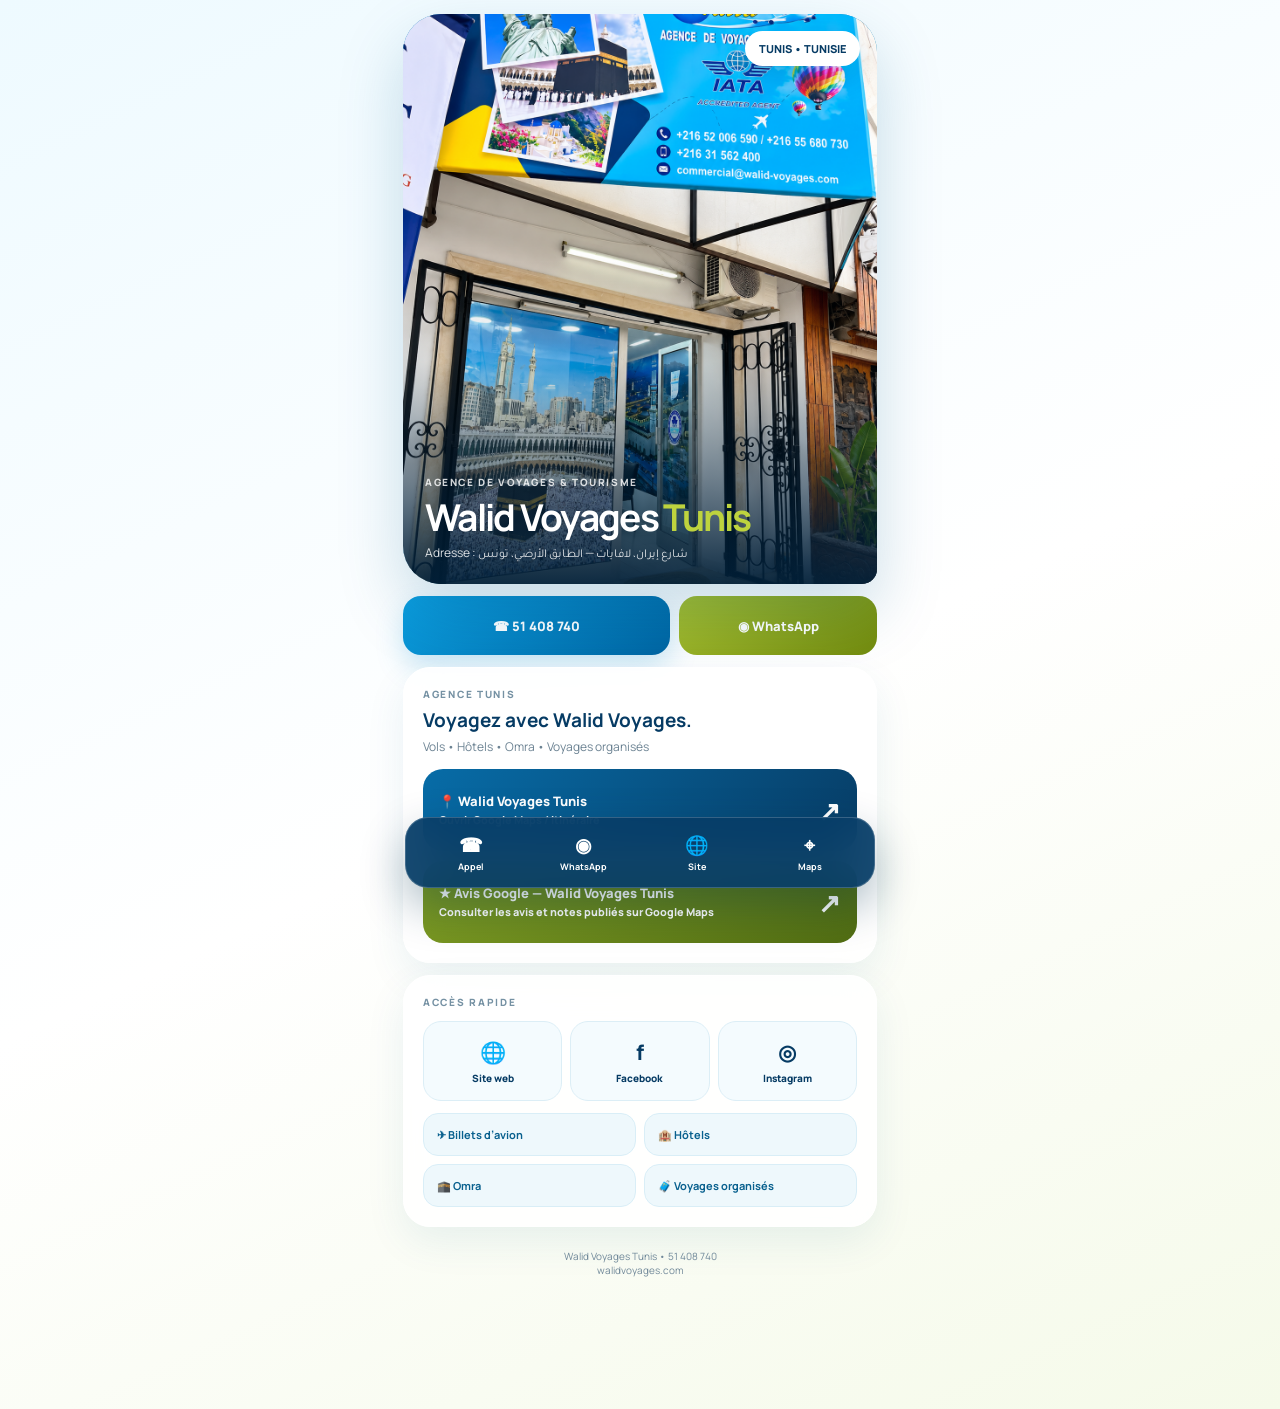
<file: carte-tunis.html>
<!doctype html>
<html lang="fr">
<head>
<meta charset="utf-8"><meta name="viewport" content="width=device-width,initial-scale=1,viewport-fit=cover">
<meta name="theme-color" content="#087fbd"><title>Walid Voyages Tunis</title>
<meta name="description" content="Carte électronique Walid Voyages Tunis — téléphone, WhatsApp, Google Maps, site et réseaux sociaux.">
<link rel="preconnect" href="https://fonts.googleapis.com"><link rel="preconnect" href="https://fonts.gstatic.com" crossorigin>
<link href="https://fonts.googleapis.com/css2?family=Manrope:wght@400;600;700;800&family=Tajawal:wght@500;700;800&display=swap" rel="stylesheet">
<style>
:root{--blue:#078fd0;--deep:#063b64;--green:#91aa21;--ink:#17354c}
*{box-sizing:border-box}body{margin:0;font-family:Manrope,Tajawal,sans-serif;color:var(--ink);background:linear-gradient(155deg,#eefaff,#fff 52%,#f5fae9);min-height:100vh}
.wrap{width:min(100%,500px);margin:auto;padding:14px 13px 110px}
.hero{height:570px;position:relative;overflow:hidden;border-radius:38px 38px 15px 38px;box-shadow:0 28px 65px #045c8b35;background:#087db9}
.hero img{position:absolute;inset:0;width:100%;height:100%;object-fit:cover;animation:zoom 15s ease-in-out infinite alternate}@keyframes zoom{to{transform:scale(1.05)}}
.hero:after{content:"";position:absolute;inset:0;background:linear-gradient(180deg,transparent 43%,rgba(0,33,58,.1) 61%,rgba(0,31,56,.94) 100%)}
.city{position:absolute;z-index:2;top:17px;right:17px;background:#fff;color:var(--deep);border-radius:18px;padding:10px 14px;font-size:11px;font-weight:800;box-shadow:0 10px 28px #003d622b}
.heroText{position:absolute;z-index:2;bottom:22px;left:22px;right:22px;color:#fff}.heroText small{letter-spacing:1.6px;font-size:10px;font-weight:800;opacity:.82}.heroText h1{font-size:37px;line-height:1;margin:8px 0;letter-spacing:-1.7px}.heroText h1 span{color:#bed33e}.heroText p{font-size:12px;opacity:.86;margin:0}
.actions{display:grid;grid-template-columns:1.15fr .85fr;gap:9px;margin-top:12px}.btn{min-height:59px;border-radius:18px;text-decoration:none;display:flex;align-items:center;justify-content:center;gap:8px;color:#fff;font-size:13px;font-weight:800;transition:.25s}.call{background:linear-gradient(135deg,#0b9dde,#0065a2);box-shadow:0 12px 28px #078bcf35}.wa{background:linear-gradient(135deg,#a5bd2c,#728b0e)}.btn:hover{transform:translateY(-4px)}
.card{margin-top:12px;padding:19px;border-radius:27px;background:#ffffffdf;border:1px solid #fff;box-shadow:0 15px 40px #075c8515;backdrop-filter:blur(18px)}.label{font-size:10px;letter-spacing:1.7px;text-transform:uppercase;color:#7591a3;font-weight:800}h2{font-size:19px;margin:6px 0 4px;color:var(--deep)}.sub{font-size:12px;color:#6b8292;line-height:1.6}
.map{margin-top:13px;min-height:82px;border-radius:20px;padding:16px;text-decoration:none;color:#fff;display:flex;align-items:center;justify-content:space-between;background:linear-gradient(125deg,#076ca7,#073d66);font-weight:800;font-size:13px}.map b{font-size:27px}
.social{display:grid;grid-template-columns:repeat(3,1fr);gap:8px;margin-top:12px}.social a{min-height:80px;border-radius:18px;text-decoration:none;color:var(--deep);background:#f4fbfe;border:1px solid #dceef6;display:flex;flex-direction:column;align-items:center;justify-content:center;font-size:10px;font-weight:800;gap:5px;transition:.2s}.social a:hover{transform:translateY(-3px)}.social i{font-style:normal;font-size:21px}
.services{display:grid;grid-template-columns:1fr 1fr;gap:8px;margin-top:12px}.service{padding:13px;border-radius:15px;background:#eef8fc;border:1px solid #d9eef7;color:#08608e;font-size:11px;font-weight:700}
.footer{text-align:center;font-size:10px;color:#71899a;padding:22px}
.dock{position:fixed;z-index:10;bottom:12px;left:50%;transform:translateX(-50%);width:min(calc(100% - 28px),470px);display:grid;grid-template-columns:repeat(4,1fr);padding:8px;background:#073d68ef;border:1px solid #ffffff30;border-radius:23px;box-shadow:0 18px 45px #00334f55;backdrop-filter:blur(18px)}.dock a{text-decoration:none;color:#fff;text-align:center;font-size:9px;font-weight:700;padding:6px}.dock strong{display:block;font-size:19px;margin-bottom:2px}
@media(max-width:370px){.hero{height:510px}.heroText h1{font-size:31px}.actions{grid-template-columns:1fr}}
</style></head>
<body><main class="wrap">
<section class="hero"><img src="tunis.jpeg" alt="Agence Walid Voyages Tunis"><div class="city">TUNIS • TUNISIE</div><div class="heroText"><small>AGENCE DE VOYAGES & TOURISME</small><h1>Walid Voyages <span>Tunis</span></h1><p>Adresse : شارع إيران، لافايات — الطابق الأرضي، تونس</p></div></section>
<div class="actions"><a class="btn call" href="tel:+21651408740">☎ 51 408 740</a><a class="btn wa" href="https://wa.me/21651408740" target="_blank">◉ WhatsApp</a></div>
<section class="card"><div class="label">Agence Tunis</div><h2>Voyagez avec Walid Voyages.</h2><div class="sub">Vols • Hôtels • Omra • Voyages organisés</div><a class="map" href="https://www.google.com/search?q=Walid+Voyages+Tunis" target="_blank"><span>📍 Walid Voyages Tunis<br><small>Ouvrir Google Maps / itinéraire</small></span><b>↗</b></a><a class="map" style="margin-top:10px;background:linear-gradient(120deg,#7c9a22,#516d12)" href="https://www.google.com/search?q=Walid+Voyages+Tunis" target="_blank" rel="noopener noreferrer"><span>★ Avis Google — Walid Voyages Tunis<br><small>Consulter les avis et notes publiés sur Google Maps</small></span><b>↗</b></a></section>
<section class="card"><div class="label">Accès rapide</div><div class="social"><a href="https://www.walid-voyages.com/" target="_blank"><i>🌐</i>Site web</a><a href="https://www.facebook.com/profile.php?id=100064587909531" target="_blank"><i>f</i>Facebook</a><a href="https://www.instagram.com/walidvoyages/" target="_blank"><i>◎</i>Instagram</a></div><div class="services"><div class="service">✈ Billets d’avion</div><div class="service">🏨 Hôtels</div><div class="service">🕋 Omra</div><div class="service">🧳 Voyages organisés</div></div></section>
<div class="footer">Walid Voyages Tunis • 51 408 740<br>walidvoyages.com</div></main>
<nav class="dock"><a href="tel:+21651408740"><strong>☎</strong>Appel</a><a href="https://wa.me/21651408740"><strong>◉</strong>WhatsApp</a><a href="https://www.walid-voyages.com/"><strong>🌐</strong>Site</a><a href="https://www.google.com/search?q=Walid+Voyages+Tunis"><strong>⌖</strong>Maps</a></nav>
</body></html>
</file>
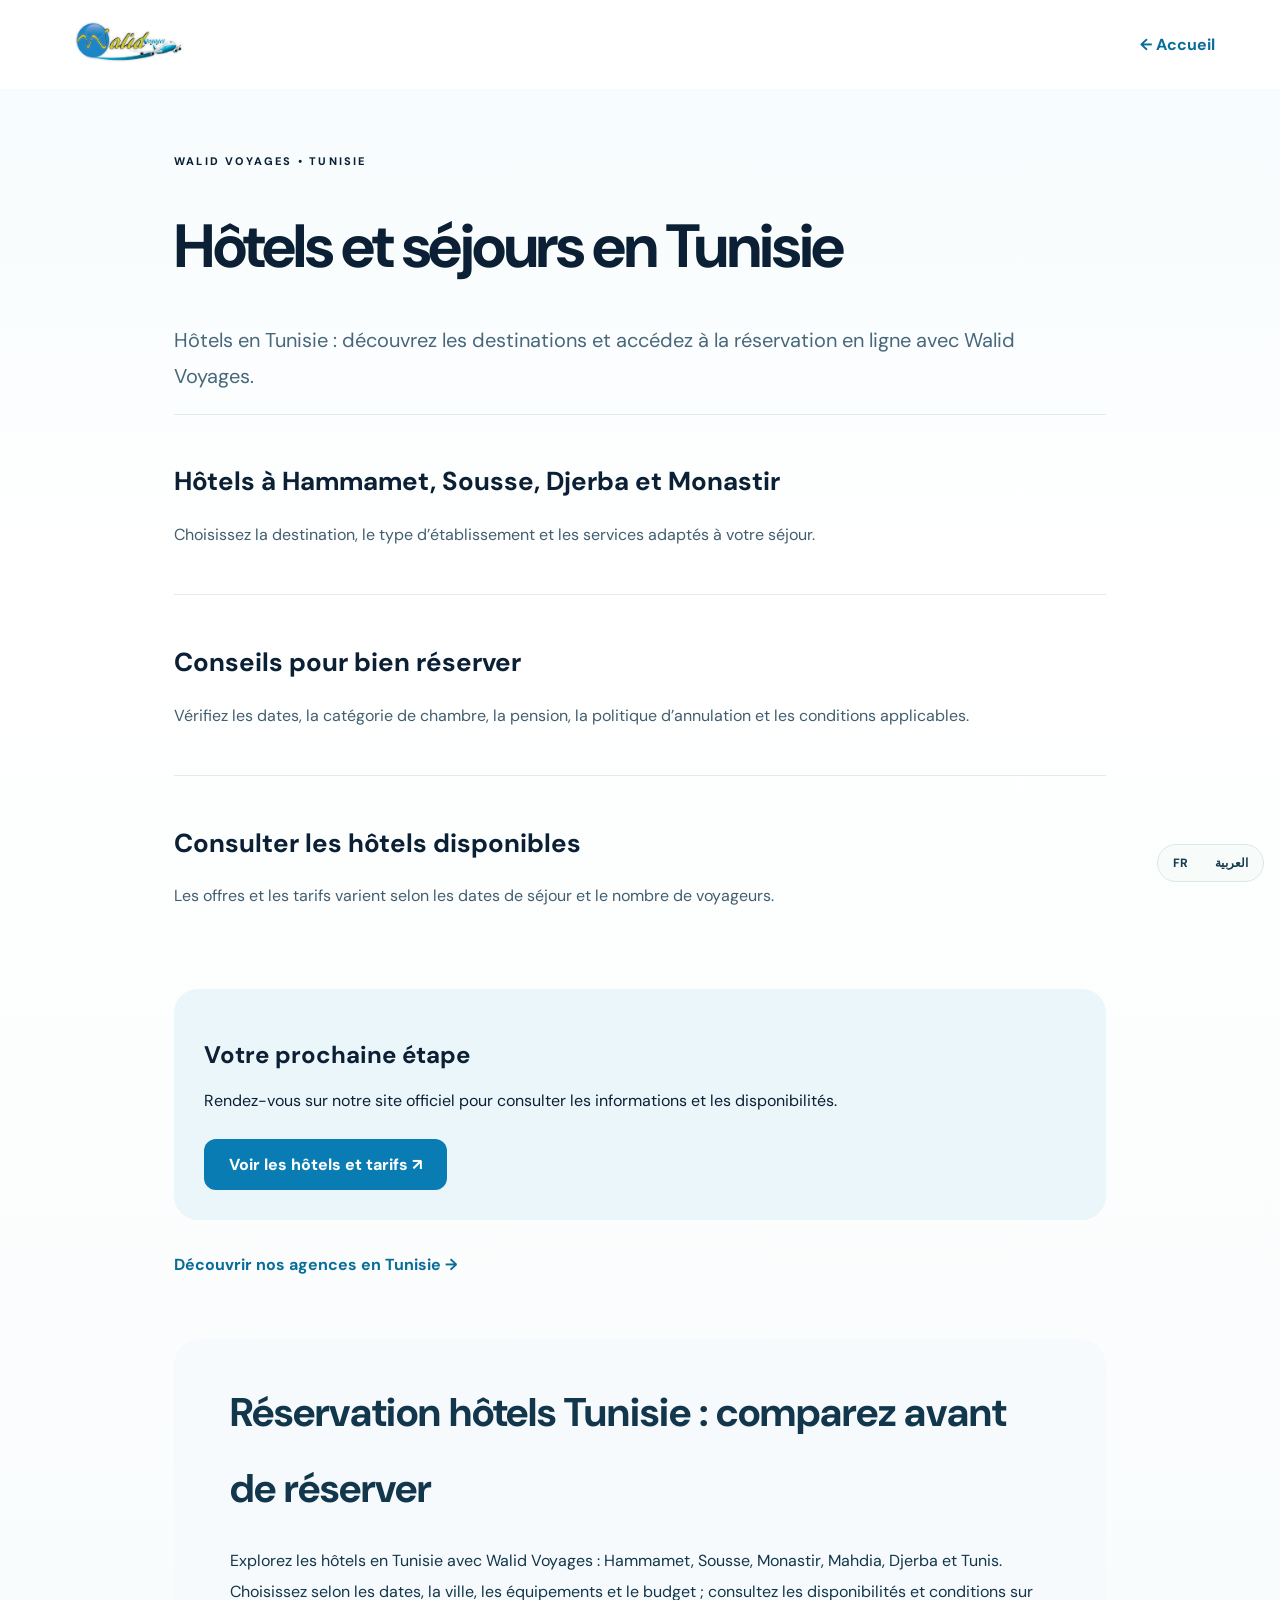
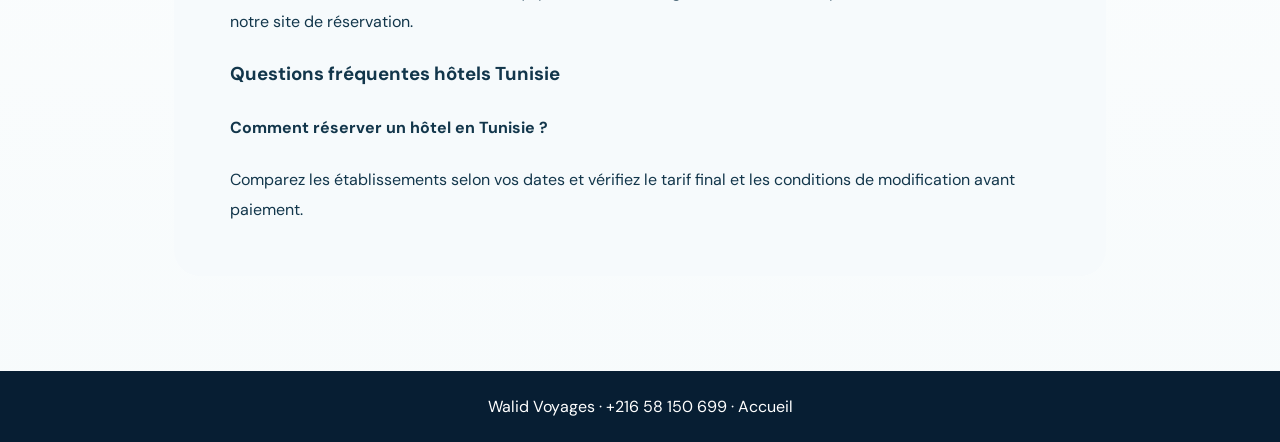
<file: hotels-tunisie.html>
<!doctype html><html lang="fr"><head><meta charset="utf-8"><meta name="viewport" content="width=device-width,initial-scale=1"><title>Réservation hôtels Tunisie | Séjours — Walid Voyages</title><meta name="description" content="Hôtels en Tunisie : découvrez les destinations et accédez à la réservation en ligne avec Walid Voyages."><meta name="robots" content="index,follow"><link rel="canonical" href="https://www.walidvoyages.com/hotels-tunisie.html"><link rel="stylesheet" href="style.css"><script type="application/ld+json">{"@context":"https://schema.org","@type":"WebPage","name":"Réservation hôtels Tunisie | Séjours — Walid Voyages","url":"https://www.walidvoyages.com/hotels-tunisie.html"}</script></head><body><header class="guide-header"><a href="index.html"><img alt="Walid Voyages" src="logo-walid-original.jpg"></a><a href="index.html">← Accueil</a></header><main class="guide-main"><span class="eyebrow">WALID VOYAGES • TUNISIE</span><h1>Hôtels et séjours en Tunisie</h1><p class="lead">Hôtels en Tunisie : découvrez les destinations et accédez à la réservation en ligne avec Walid Voyages.</p><section class="article-block"><h2>Hôtels à Hammamet, Sousse, Djerba et Monastir</h2><p>Choisissez la destination, le type d’établissement et les services adaptés à votre séjour.</p></section><section class="article-block"><h2>Conseils pour bien réserver</h2><p>Vérifiez les dates, la catégorie de chambre, la pension, la politique d’annulation et les conditions applicables.</p></section><section class="article-block"><h2>Consulter les hôtels disponibles</h2><p>Les offres et les tarifs varient selon les dates de séjour et le nombre de voyageurs.</p></section><div class="guide-cta"><h2>Votre prochaine étape</h2><p>Rendez-vous sur notre site officiel pour consulter les informations et les disponibilités.</p><a href="https://www.walid-voyages.com/liste" target="_blank" rel="noopener noreferrer">Voir les hôtels et tarifs ↗</a></div><a href="index.html#agences">Découvrir nos agences en Tunisie →</a><section class="search-editorial" style="max-width:1000px;margin:64px auto;padding:35px 6%;background:#f6fafc;border-radius:26px;color:#12364b;line-height:1.9"><h2 style="font-size:clamp(24px,3.5vw,40px);margin:0 0 20px">Réservation hôtels Tunisie : comparez avant de réserver</h2><p>Explorez les hôtels en Tunisie avec Walid Voyages : Hammamet, Sousse, Monastir, Mahdia, Djerba et Tunis. Choisissez selon les dates, la ville, les équipements et le budget ; consultez les disponibilités et conditions sur notre site de réservation.</p><h3>Questions fréquentes hôtels Tunisie</h3><h4>Comment réserver un hôtel en Tunisie ?</h4><p>Comparez les établissements selon vos dates et vérifiez le tarif final et les conditions de modification avant paiement.</p></section></main><footer class="guide-footer">Walid Voyages · <a href="tel:+21658150699">+216 58 150 699</a> · <a href="index.html">Accueil</a></footer><div class="language-switch" style="position:fixed;right:16px;bottom:18px;z-index:999"><a href="index.html">FR</a><a href="ar.html" lang="ar">العربية</a></div></body></html>
</file>
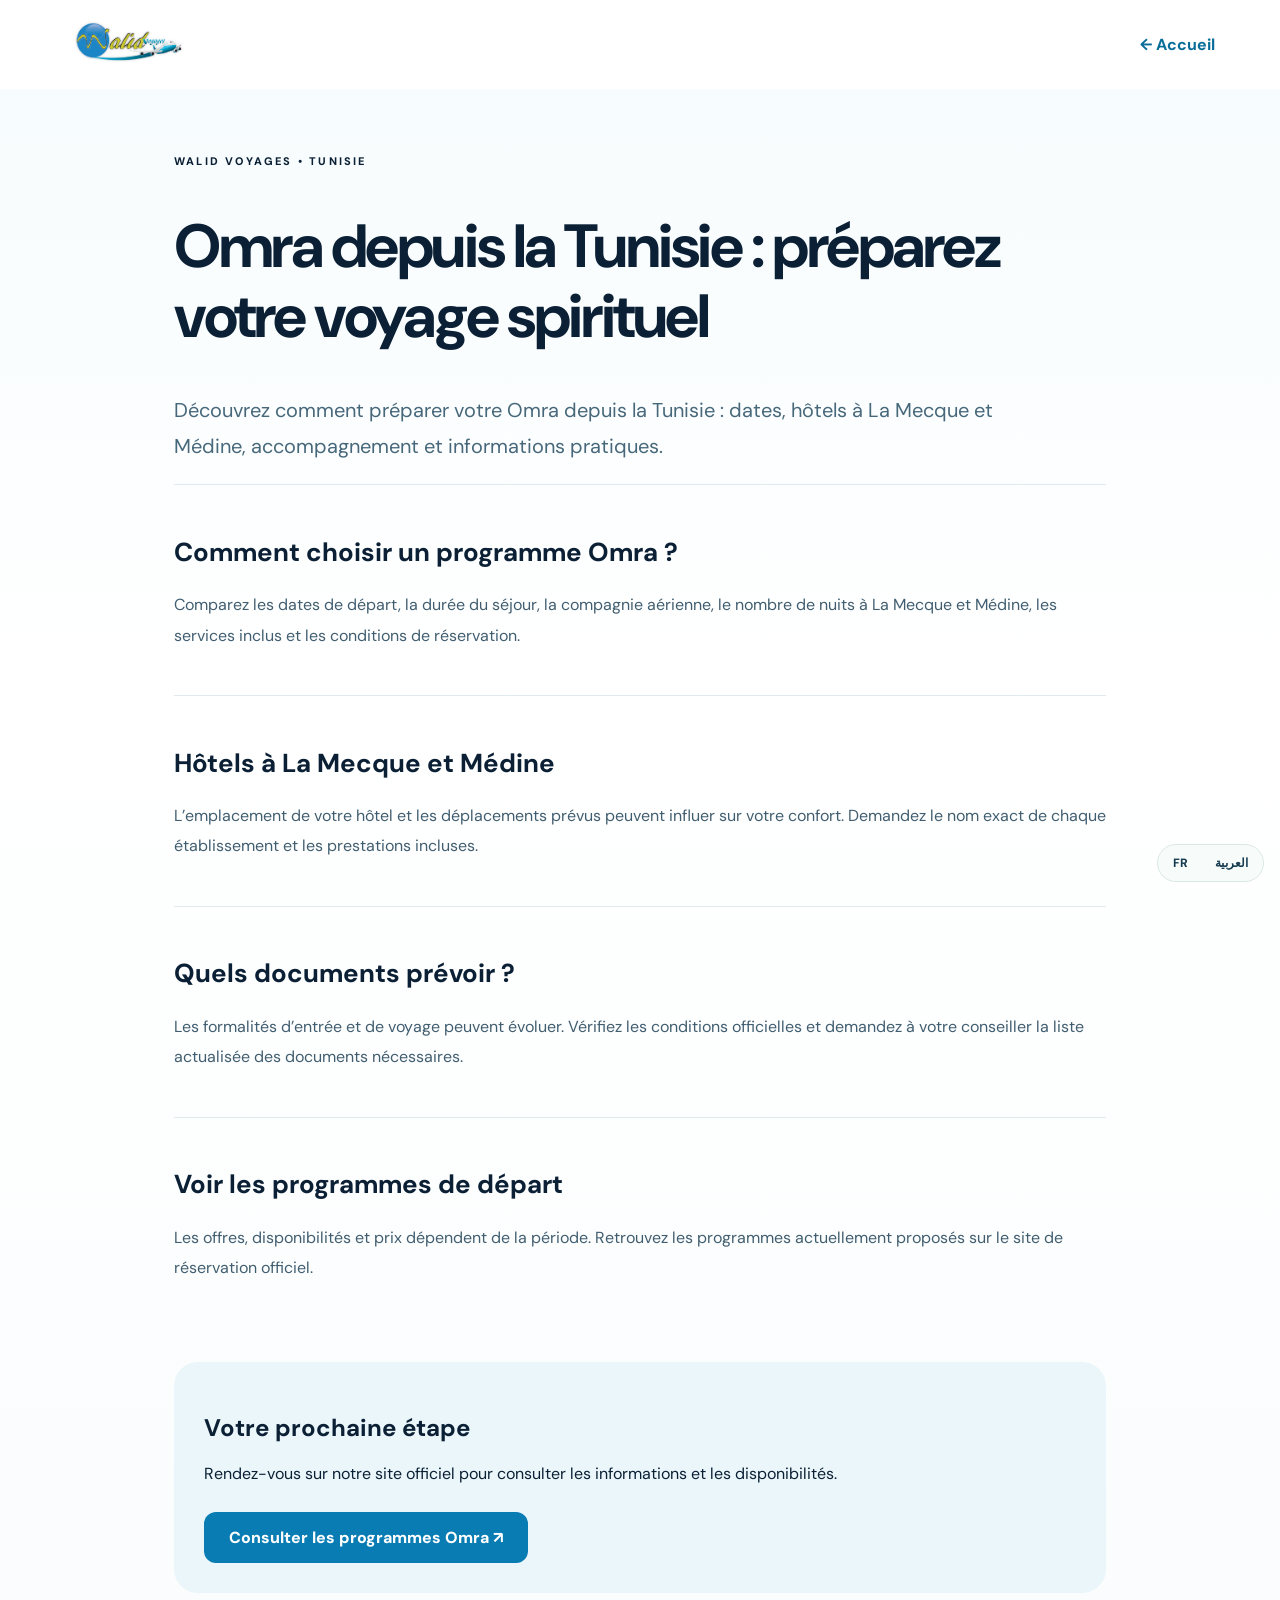
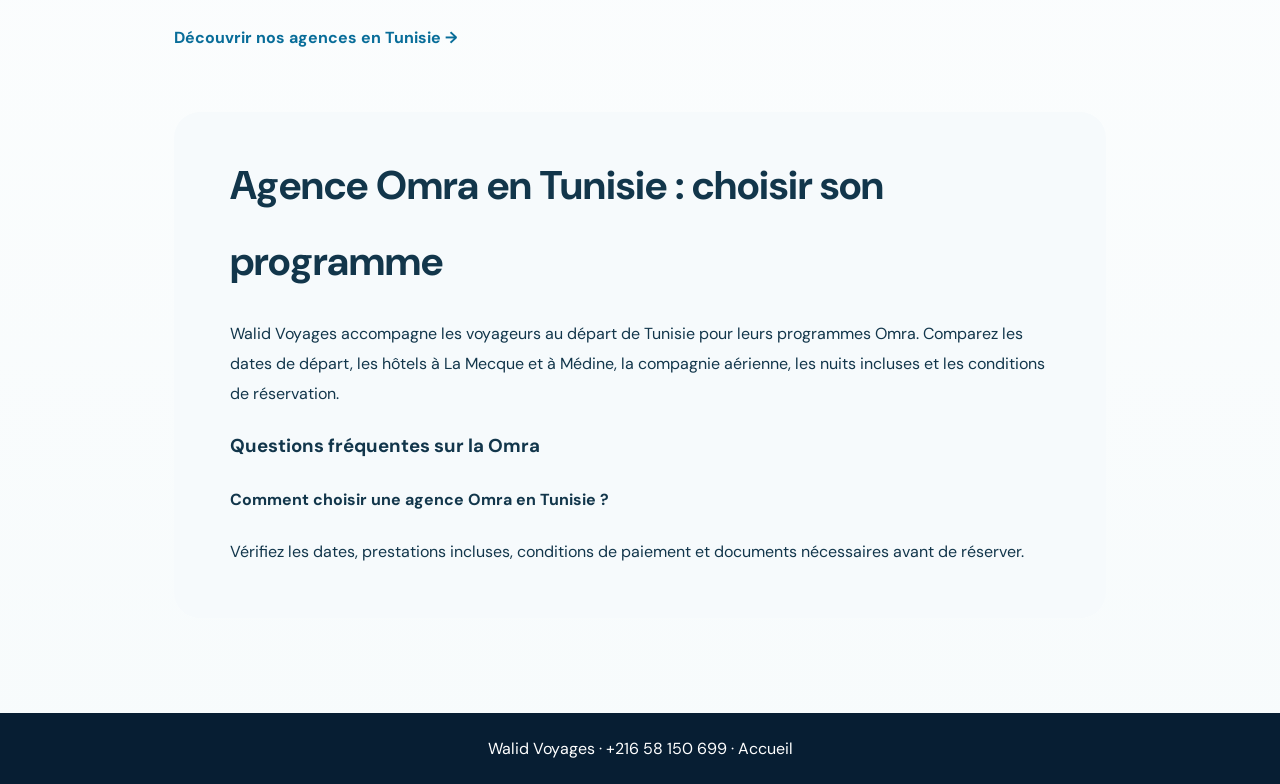
<file: omra-tunisie.html>
<!doctype html><html lang="fr"><head><meta charset="utf-8"><meta name="viewport" content="width=device-width,initial-scale=1"><title>Omra Tunisie | Programmes, départs et conseils — Walid Voyages</title><meta name="description" content="Découvrez comment préparer votre Omra depuis la Tunisie : dates, hôtels à La Mecque et Médine, accompagnement et informations pratiques."><meta name="robots" content="index,follow"><link rel="canonical" href="https://www.walidvoyages.com/omra-tunisie.html"><link rel="stylesheet" href="style.css"><script type="application/ld+json">{"@context":"https://schema.org","@type":"WebPage","name":"Omra Tunisie | Programmes, départs et conseils — Walid Voyages","url":"https://www.walidvoyages.com/omra-tunisie.html"}</script></head><body><header class="guide-header"><a href="index.html"><img alt="Walid Voyages" src="logo-walid-original.jpg"></a><a href="index.html">← Accueil</a></header><main class="guide-main"><span class="eyebrow">WALID VOYAGES • TUNISIE</span><h1>Omra depuis la Tunisie : préparez votre voyage spirituel</h1><p class="lead">Découvrez comment préparer votre Omra depuis la Tunisie : dates, hôtels à La Mecque et Médine, accompagnement et informations pratiques.</p><section class="article-block"><h2>Comment choisir un programme Omra ?</h2><p>Comparez les dates de départ, la durée du séjour, la compagnie aérienne, le nombre de nuits à La Mecque et Médine, les services inclus et les conditions de réservation.</p></section><section class="article-block"><h2>Hôtels à La Mecque et Médine</h2><p>L’emplacement de votre hôtel et les déplacements prévus peuvent influer sur votre confort. Demandez le nom exact de chaque établissement et les prestations incluses.</p></section><section class="article-block"><h2>Quels documents prévoir ?</h2><p>Les formalités d’entrée et de voyage peuvent évoluer. Vérifiez les conditions officielles et demandez à votre conseiller la liste actualisée des documents nécessaires.</p></section><section class="article-block"><h2>Voir les programmes de départ</h2><p>Les offres, disponibilités et prix dépendent de la période. Retrouvez les programmes actuellement proposés sur le site de réservation officiel.</p></section><div class="guide-cta"><h2>Votre prochaine étape</h2><p>Rendez-vous sur notre site officiel pour consulter les informations et les disponibilités.</p><a href="https://www.walid-voyages.com/omra" target="_blank" rel="noopener noreferrer">Consulter les programmes Omra ↗</a></div><a href="index.html#agences">Découvrir nos agences en Tunisie →</a><section class="search-editorial" style="max-width:1000px;margin:64px auto;padding:35px 6%;background:#f6fafc;border-radius:26px;color:#12364b;line-height:1.9"><h2 style="font-size:clamp(24px,3.5vw,40px);margin:0 0 20px">Agence Omra en Tunisie : choisir son programme</h2><p>Walid Voyages accompagne les voyageurs au départ de Tunisie pour leurs programmes Omra. Comparez les dates de départ, les hôtels à La Mecque et à Médine, la compagnie aérienne, les nuits incluses et les conditions de réservation.</p><h3>Questions fréquentes sur la Omra</h3><h4>Comment choisir une agence Omra en Tunisie ?</h4><p>Vérifiez les dates, prestations incluses, conditions de paiement et documents nécessaires avant de réserver.</p></section></main><footer class="guide-footer">Walid Voyages · <a href="tel:+21658150699">+216 58 150 699</a> · <a href="index.html">Accueil</a></footer><div class="language-switch" style="position:fixed;right:16px;bottom:18px;z-index:999"><a href="index.html">FR</a><a href="ar.html" lang="ar">العربية</a></div></body></html>
</file>
<file: style.css>
@import url('https://fonts.googleapis.com/css2?family=DM+Sans:wght@400;500;600;700&family=Playfair+Display:ital,wght@0,500;0,600;1,500&display=swap');
:root{--ink:#0c2536;--sea:#047da1;--blue:#1688c5;--sky:#e9f7fb;--olive:#82952d;--cream:#f7f9f6;--line:#dbe6e9;--shadow:0 22px 70px rgba(11,41,55,.11)}*{box-sizing:border-box}html{scroll-behavior:smooth}body{margin:0;font-family:'DM Sans',Arial,sans-serif;color:var(--ink);background:white}a{color:inherit;text-decoration:none}button,input,textarea,select{font:inherit}button{cursor:pointer}img{max-width:100%}.wrap{width:min(1200px,91vw);margin:auto}.topbar{background:#073348;color:white;text-align:center;padding:8px 15px;font-size:12px;letter-spacing:.09em}.header{position:sticky;top:0;z-index:50;background:rgba(255,255,255,.96);backdrop-filter:blur(20px);box-shadow:0 3px 25px #00263c11}.header-inner{display:flex;align-items:center;justify-content:space-between;gap:20px;min-height:82px}.brand img{width:205px;max-height:69px;object-fit:contain}.navlinks{display:flex;gap:23px;align-items:center;font-size:13px;font-weight:700}.navlinks a:hover,.arrow-link:hover{color:var(--sea)}.nav-cta,.btn{border:0;border-radius:35px;padding:15px 22px;display:inline-flex;align-items:center;justify-content:center;gap:10px;font-weight:700;background:var(--ink);color:white;transition:transform .25s,background .25s}.btn:hover,.nav-cta:hover{transform:translateY(-3px);background:var(--sea)}.btn-light{background:white;color:var(--ink)}.menu-toggle{display:none;background:none;border:0;font-size:27px}.hero{height:min(690px,80vh);min-height:535px;position:relative;display:flex;align-items:center;overflow:hidden;background:linear-gradient(90deg,#06354aeb,#07536d30),url('https://images.unsplash.com/photo-1507525428034-b723cf961d3e?w=2000&q=82') center/cover}.hero::after{content:'';position:absolute;inset:0;background:linear-gradient(90deg,#062c42bd,transparent 83%);pointer-events:none}.hero-backdrop{position:absolute;inset:0;background-size:cover;background-position:center;transition:opacity .8s,transform 7s;animation:zoom 16s ease-in-out infinite alternate;opacity:.8}.hero-content{position:relative;z-index:2;color:white;padding:60px 0 85px}.hero-content h1{font-family:'Playfair Display',serif;font-size:clamp(46px,6vw,89px);font-weight:500;max-width:840px;line-height:1.08;margin:16px 0 21px;letter-spacing:-.045em}.hero-content h1 span,.section h2 em,.section-bar h2 em{color:#c9eaa5;font-weight:500}.hero-content p{font-size:17px;line-height:1.8;max-width:550px;color:#e6f1f5}.eyebrow{font-size:11px;letter-spacing:.2em;font-weight:800;text-transform:uppercase}.hero-controls{position:absolute;z-index:4;right:5%;bottom:45px;display:flex;gap:8px;align-items:center;color:white}.hero-controls button{border:1px solid #ffffff70;background:#ffffff15;color:white;border-radius:50%;height:38px;width:38px}.slide-progress{width:70px;height:2px;background:#ffffff7a;margin:0 9px}.booking-wrap{position:relative;z-index:5;margin-top:-64px}.search-zone{background:white;border-radius:20px;box-shadow:var(--shadow);padding:28px 34px}.search-tabs{display:flex;gap:10px;margin-bottom:22px}.search-tab{border:0;background:#edf4f6;color:#2d4955;padding:12px 21px;border-radius:9px;font-weight:800}.search-tab.active{background:var(--ink);color:white}.flight-form{display:grid;grid-template-columns:1fr 1fr 1fr auto;gap:11px}.field{display:flex;flex-direction:column;gap:6px}.field label{font-size:11px;text-transform:uppercase;color:#5e7681;font-weight:800;letter-spacing:.09em}.field input,.field select,.field textarea{border:1px solid var(--line);border-radius:10px;padding:15px 13px;background:#fbfcfd;color:var(--ink);width:100%}.flight-form .btn{border-radius:10px;align-self:end}.note{color:#68808b;font-size:12px;margin:12px 0 0}.section{padding:105px 0}.section-bar{display:flex;align-items:end;justify-content:space-between;gap:25px;margin-bottom:32px}.section h2,.section-bar h2,.why h2,.final-cta h2{font-family:'Playfair Display',serif;font-size:clamp(35px,4.5vw,60px);line-height:1.12;letter-spacing:-.035em;margin:12px 0;font-weight:500}.section-bar h2 em,.section h2 em{color:var(--sea)}.arrow-link{font-size:13px;font-weight:800}.service-grid{display:grid;grid-template-columns:repeat(4,1fr);gap:17px}.service-tile{padding:32px 22px;background:#f3f8f9;border-radius:16px;transition:.3s;min-height:195px}.service-tile:hover{transform:translateY(-7px);box-shadow:var(--shadow)}.service-icon{font-size:32px;display:block;margin-bottom:24px}.service-tile h3{margin:0 0 8px}.service-tile p{font-size:13px;color:#657c86;line-height:1.7}.why{padding:90px 0;background:#eaf5f5}.why-grid{display:grid;grid-template-columns:1.15fr 1fr;gap:70px;align-items:center}.why p{line-height:1.9;color:#56707a}.why-photo{width:100%;height:420px;border-radius:18px;object-fit:cover;box-shadow:var(--shadow)}.section-tint,.agencies-section{background:#f5f8f7;padding:90px 0}.voyager{background:#06394d;color:white}.voyager .section-bar h2 em{color:#b9e6ce}.offers-grid{display:grid;grid-template-columns:repeat(3,1fr);gap:20px}.offer-card,.agency-card{background:white;border-radius:15px;overflow:hidden;box-shadow:0 12px 50px #00283a0f;color:var(--ink);transition:.25s}.offer-card:hover,.agency-card:hover{transform:translateY(-5px)}.offer-card img{width:100%;height:220px;object-fit:cover}.offer-copy{padding:23px}.offer-copy h3{margin:7px 0 9px;font-size:20px}.offer-copy p{font-size:13px;color:#59727d;line-height:1.75}.offer-copy a{color:#007da1;font-weight:800;font-size:13px}.empty-content{grid-column:1/-1;padding:45px;background:#eef5f5;border-radius:14px;color:#526872}.branch-grid{display:grid;grid-template-columns:repeat(3,1fr);gap:16px}.agency-card{padding:26px;display:flex;flex-direction:column;gap:12px}.agency-card strong{font-size:22px}.agency-card small{color:#617985}.agency-card a{color:var(--sea);font-size:13px;font-weight:800}.final-cta{background:linear-gradient(105deg,#05394d,#1383a1);color:white;padding:100px 0}.final-content{text-align:center}.final-content h2{font-size:clamp(40px,5vw,70px)}.final-content em{color:#caeaa5}.final-content p{color:#d7ebee;margin-bottom:35px}.footer{background:#091e2b;color:#d0dce1;padding:60px 0 18px}.footer-grid{display:grid;grid-template-columns:2fr repeat(3,1fr);gap:30px}.footer-grid>div{display:flex;flex-direction:column;gap:12px;font-size:13px}.footer-grid b{color:white}.footer-logo{width:205px;background:white;border-radius:9px;padding:6px}.footer-bottom{border-top:1px solid #ffffff23;display:flex;justify-content:space-between;margin-top:50px;padding-top:17px;font-size:11px}.contact-float{position:fixed;right:20px;bottom:20px;z-index:30;display:flex;flex-direction:column;gap:8px}.contact-float a{background:#168a69;color:white;border-radius:50%;width:51px;height:51px;display:grid;place-items:center;font-size:23px;box-shadow:var(--shadow)}.contact-float a+a{background:#1385b2}.toast{position:fixed;bottom:30px;left:30px;background:#092e42;color:white;border-radius:9px;padding:14px 20px;z-index:80;display:none}.admin-shell{min-height:100vh;display:grid;grid-template-columns:240px 1fr;background:#f2f6f6}.admin-side{background:#0b2939;color:white;padding:30px 18px}.admin-side img{background:white;padding:7px;border-radius:8px}.admin-side button{display:block;width:100%;text-align:left;background:transparent;border:0;color:#dbe8ef;padding:13px;border-radius:9px;margin-top:7px}.admin-side button.active{background:#197b9a;color:white}.admin-main{padding:38px;max-width:1150px;width:100%}.admin-panel{background:white;border:1px solid #dce9e9;border-radius:16px;padding:25px;margin-top:22px}.admin-grid{display:grid;grid-template-columns:1fr 1fr;gap:17px}.admin-panel label{display:block;font-size:12px;font-weight:800;margin:15px 0 8px}.admin-panel input,.admin-panel textarea,.admin-panel select{width:100%;border:1px solid #d1e0e4;background:white;padding:13px;border-radius:9px}.admin-panel textarea{min-height:115px}.admin-actions{display:flex;gap:12px;margin-top:22px}.status{font-size:13px;line-height:1.7;color:#567;min-height:22px}.login-box{max-width:480px;margin:12vh auto;padding:36px;background:white;box-shadow:var(--shadow);border-radius:20px}.login-box img{width:220px}.login-box input{width:100%;margin:10px 0;padding:14px;border:1px solid #cbdde1;border-radius:8px}.hidden{display:none!important}@keyframes zoom{from{transform:scale(1)}to{transform:scale(1.07)}}@media(max-width:900px){.menu-toggle{display:block}.navlinks{display:none;position:absolute;top:82px;left:0;right:0;background:white;padding:25px;flex-direction:column;align-items:stretch}.navlinks.open{display:flex}.flight-form{grid-template-columns:1fr 1fr}.service-grid,.branch-grid{grid-template-columns:repeat(2,1fr)}.why-grid{grid-template-columns:1fr;gap:22px}.offers-grid{grid-template-columns:repeat(2,1fr)}.admin-shell{grid-template-columns:1fr}.admin-side{display:flex;flex-wrap:wrap;gap:7px;align-items:center}.admin-side img{max-width:140px}.admin-side button{width:auto;margin:0}.admin-main{padding:22px}}@media(max-width:600px){.header-inner{min-height:70px}.brand img{width:150px}.hero{min-height:560px;height:75vh}.hero-content{padding:45px 0}.hero-content h1{font-size:48px}.hero-content p{font-size:14px}.search-zone{padding:23px 18px}.search-tabs{overflow:auto}.search-tab{white-space:nowrap;font-size:12px}.flight-form,.service-grid,.offers-grid,.branch-grid,.footer-grid,.admin-grid{grid-template-columns:1fr}.section,.section-tint,.agencies-section{padding:70px 0}.section-bar{align-items:start;flex-direction:column}.why-photo{height:260px}.footer-bottom{flex-direction:column;gap:10px}.hero-controls{bottom:18px;right:5%}}
/* Homepage layout compatibility */
.topline{background:#073448;color:#fff;font-size:12px;padding:9px 0}.topflex{display:flex;justify-content:space-between}.main-nav{position:sticky;z-index:50;top:0;background:#fff;box-shadow:0 5px 25px #122b3915}.nav-inner{min-height:84px;display:flex;align-items:center;justify-content:space-between;gap:20px}.nav-right{display:flex;align-items:center;gap:16px}.nav-phone{font-size:12px;font-weight:800}.hero-slide{position:absolute;inset:0;background-position:center;background-size:cover;opacity:0;transition:opacity 1s}.hero-slide.active{opacity:1}.hero-slide.a{background-image:url('https://images.unsplash.com/photo-1507525428034-b723cf961d3e?w=1900&q=80')}.hero-slide.b{background-image:url('https://images.unsplash.com/photo-1488085061387-422e29b40080?w=1900&q=80')}.hero-slide.c{background-image:url('https://images.unsplash.com/photo-1476514525535-07fb3b4ae5f1?w=1900&q=80')}.hero-shade{position:absolute;inset:0;background:linear-gradient(90deg,#03293edb,#04334c44)}.hero-main{position:relative;z-index:2;color:white}.hero-main h1{font-family:'Playfair Display',serif;font-size:clamp(48px,6vw,92px);max-width:890px;line-height:1.08;font-weight:500;letter-spacing:-.045em}.hero-main h1 em{color:#d8eaba}.hero-main p{font-size:17px;line-height:1.8;max-width:540px}.hero-actions{display:flex;gap:12px;margin-top:30px;flex-wrap:wrap}.btn-outline{border:1px solid #ffffffa1;background:#ffffff12}.hero-tag{font-size:12px;letter-spacing:.2em;font-weight:800}.hero-foot{display:flex;gap:14px;align-items:center;margin-top:47px}.hero-foot button{border:1px solid #fff9;background:#fff2;color:white;border-radius:50%;width:40px;height:40px}.hero-line{width:80px;background:#ffffff40;height:2px}.hero-side{position:absolute;right:17px;bottom:45%;writing-mode:vertical-rl;color:#ffffffbe;z-index:3;font-size:10px;letter-spacing:.15em}.search-zone{box-shadow:none;border-radius:0;padding:68px 0 35px;background:#fff}.search-wrap{display:grid;grid-template-columns:290px 1fr;gap:30px;align-items:center}.search-title h2{font-family:'Playfair Display',serif;font-size:41px;font-weight:500}.search-title h2 em{color:var(--sea)}.search-card{background:white;border-radius:18px;padding:28px;box-shadow:var(--shadow);border:1px solid #e9f1f2}.search-pane{display:none}.search-pane.active{display:block}.flight-fields{display:grid;grid-template-columns:repeat(4,minmax(0,1fr));gap:10px}.flight-fields label{font-size:11px;letter-spacing:.07em;text-transform:uppercase;color:#677d88;font-weight:800}.flight-fields input,.flight-fields select{display:block;padding:13px;width:100%;border:1px solid #d5e3e7;border-radius:9px;margin-top:7px;font-size:13px}.search-submit{background:#0a4357;border:0;color:white;border-radius:10px;padding:13px 22px;font-weight:800;display:inline-flex;align-items:center;justify-content:center;margin-top:17px}.search-tab{font-size:12px}.small-note,.pane-copy{color:#69808b;font-size:12px}.dest-grid{display:grid;grid-template-columns:1.4fr 1fr;gap:18px;height:400px}.dest{background-image:linear-gradient(0deg,#052c3b99,transparent 75%),var(--photo);background-size:cover;background-position:center;border-radius:15px;display:flex;flex-direction:column;justify-content:space-between;color:white;padding:30px;transition:transform .25s}.dest:hover{transform:scale(1.015)}.dest-label{font-family:'Playfair Display',serif;font-size:34px;max-width:380px}.dest-kicker{font-size:11px;letter-spacing:.18em}.why-row{display:grid;grid-template-columns:1fr 1fr;gap:50px}.why-tiles{display:grid;gap:18px;margin-top:25px}.why-tiles div{display:grid;grid-template-columns:42px 1fr;gap:2px}.why-tiles span{grid-column:2;color:#5e7580;font-size:13px}.omra-layout{display:grid;grid-template-columns:1fr 2fr;gap:25px}.omra-intro{background:#063a4d;color:white;border-radius:17px;padding:33px}.omra-intro h3{font-family:'Playfair Display',serif;font-size:33px;line-height:1.15}.omra-intro p{line-height:1.8;color:#d3e4ea}.omra-cards{display:grid;grid-template-columns:repeat(2,1fr);gap:18px}.white-outline{color:white;text-decoration:underline}.contact-float a{font-weight:800}.section-tint{background:#f6f9f8}@media(max-width:970px){.nav-phone{display:none}.search-wrap{grid-template-columns:1fr}.flight-fields{grid-template-columns:1fr 1fr}.omra-layout{grid-template-columns:1fr}.why-row{grid-template-columns:1fr}}@media(max-width:600px){.topflex{justify-content:center}.topflex>span+span{display:none}.nav-inner{min-height:72px}.navlinks{top:72px}.hero{min-height:560px}.hero-main h1{font-size:49px}.hero-side{display:none}.search-zone{padding:30px 0}.search-card{padding:20px}.flight-fields,.dest-grid,.why-row,.omra-cards{grid-template-columns:1fr}.dest-grid{height:auto}.dest{min-height:260px}.hero-foot{margin-top:30px}}

/* SEO editorial panel */
.seo-editorial{max-width:1160px}.seo-editorial>p{max-width:850px;line-height:1.95;font-size:16px;color:#476278}.seo-editorial h3{margin-top:33px;font-size:23px}.seo-links{display:grid;grid-template-columns:repeat(2,minmax(0,1fr));gap:12px;margin:25px 0}.seo-links a{padding:18px 22px;background:#eff7fb;border:1px solid #d3e7f1;border-radius:14px;color:#064f79;text-decoration:none;font-weight:700}.seo-links a:hover{background:#def3fc}.reviews-access{margin-top:35px;border-radius:20px;padding:28px;background:#f0f7f8}.reviews-access p{color:#536c7c;line-height:1.7}@media(max-width:650px){.seo-links{grid-template-columns:1fr}.seo-editorial>p{font-size:15px}}

.guide-header{display:flex;justify-content:space-between;align-items:center;padding:20px max(5%,calc((100% - 1150px)/2));background:white}.guide-header img{width:130px;max-height:68px;object-fit:contain}.guide-header a,.guide-main>a{color:#086d99;text-decoration:none;font-weight:700}.guide-main{max-width:980px;margin:60px auto 95px;padding:0 24px}.guide-main h1{font-size:clamp(34px,5vw,61px);line-height:1.15;letter-spacing:-.04em;max-width:830px}.guide-main .lead{font-size:20px;line-height:1.8;color:#47687a;max-width:850px}.article-block{border-top:1px solid #e0ebef;padding:28px 0}.article-block h2{font-size:26px}.article-block p{line-height:1.9;color:#415e70}.guide-cta{margin:34px 0;padding:30px;border-radius:24px;background:#eaf6fa}.guide-cta a{display:inline-block;margin-top:12px;background:#087cb3;padding:15px 25px;border-radius:12px;text-decoration:none;color:white;font-weight:800}.guide-footer{text-align:center;background:#071e33;color:white;padding:25px}.guide-footer a{color:white}

.agency-review{font-size:12px!important;color:#617c14!important;font-weight:800;text-decoration:none;margin-top:6px}.hotel-fields{display:grid;grid-template-columns:repeat(3,minmax(0,1fr));gap:12px;align-items:end}.hotel-fields label{font-size:12px;font-weight:700}.hotel-fields input{display:block;width:100%;margin-top:6px;padding:12px;border:1px solid #dce7ed;border-radius:12px}.hotel-fields button{grid-column:1/-1}@media(max-width:680px){.hotel-fields{grid-template-columns:1fr}}

/* V4 premium details */
.language-switch{display:flex;align-items:center;gap:5px;border:1px solid #d9e8e6;border-radius:40px;padding:4px;background:#f7fbfa}.language-switch a{padding:6px 11px;border-radius:30px;font-size:12px;font-weight:800;text-decoration:none;color:#173c50}.language-switch a.current{background:#0e3548;color:white}.cards-hub{margin-block:52px 80px;padding:56px!important;border-radius:28px;background:linear-gradient(125deg,#eaf8f7,#f7fbff);border:1px solid #dcece9}.cards-hub h2{font-size:clamp(32px,4vw,58px);line-height:1.16}.cards-hub p{max-width:650px;margin:15px 0 26px;color:#455f6e}.cards-hub .btn-dark{background:#092f45;color:white;display:inline-flex;padding:15px 22px;border-radius:40px;text-decoration:none;font-weight:700}.agency-card,.offer-card,.dest{transition:transform .45s cubic-bezier(.2,.8,.2,1),box-shadow .45s ease}.agency-card:hover,.offer-card:hover,.dest:hover{transform:translateY(-7px);box-shadow:0 24px 60px #052f4424}.reveal-on-scroll{opacity:0;transform:translateY(26px);transition:opacity .75s ease,transform .75s ease}.reveal-on-scroll.revealed{opacity:1;transform:none}.admin-media-preview{margin-top:10px;max-width:340px;max-height:190px;object-fit:cover;border-radius:14px;display:block}.upload-control{background:#eef6f8;padding:16px;border-radius:14px;margin:12px 0}.upload-control input{width:100%;margin:8px 0}.upload-control button{background:#0c4655;color:white;border:0;border-radius:10px;padding:11px 14px;cursor:pointer}@media(max-width:800px){.language-switch{margin-right:8px}.cards-hub{padding:28px!important}.cards-hub h2{font-size:32px}.reveal-on-scroll{transform:none}}@media(prefers-reduced-motion:reduce){.reveal-on-scroll{opacity:1!important;transform:none!important;transition:none!important}*,*:before,*:after{scroll-behavior:auto!important}}

/* V5 editorial booking / fluid modern refinements */
.direct-booking{margin-top:36px;margin-bottom:52px;display:grid;grid-template-columns:1.5fr 1fr;gap:22px;align-items:center;position:relative;overflow:hidden;border-radius:28px;padding:44px 52px;background:radial-gradient(circle at 92% 6%,#238cb657,transparent 42%),linear-gradient(120deg,#07263c,#0b5363);color:#fff;box-shadow:0 22px 66px #0a435727}.direct-kicker{grid-column:1/-1;letter-spacing:.2em;color:#b8d9bb;font-size:11px;font-weight:800}.direct-copy h2{margin:0 0 12px;font:500 clamp(29px,3.7vw,49px)/1.13 'Playfair Display',serif}.direct-copy p{margin:0;color:#d3e6eb;line-height:1.8;max-width:610px}.direct-actions{display:flex;flex-direction:column;gap:10px}.direct-actions a{padding:16px 20px;border-radius:13px;font-weight:800;background:#fff;color:#0b3c52;transition:transform .3s,background .3s}.direct-actions a:last-child{background:#c8e5d5}.direct-actions a:hover{transform:translateX(5px);background:#e5f5fa}.hero-slide.active{animation:luxuryZoom 9s ease-out both}@keyframes luxuryZoom{from{transform:scale(1.075)}to{transform:scale(1)}}.dest{overflow:hidden;filter:saturate(1.08)}.dest:hover{background-size:cover;filter:saturate(1.2)}.hero-main h1{text-shadow:0 3px 26px #021e3444}.guide-feature{width:100%;max-height:370px;object-fit:cover;border-radius:22px;margin:26px 0}.arabic-guide{font-family:'Tajawal',sans-serif}.arabic-guide h1{letter-spacing:0}.arabic-guide .article-block p{font-size:18px}.arabic-guide .guide-cta{background:#e6f5f9}.search-card{backdrop-filter:blur(15px);box-shadow:0 24px 80px #0a385619}.btn,.search-submit,.nav-cta{transition:transform .3s,box-shadow .3s}.btn:hover,.search-submit:hover,.nav-cta:hover{box-shadow:0 12px 32px #062b4a33}@media(max-width:780px){.direct-booking{grid-template-columns:1fr;padding:28px 24px;border-radius:20px;gap:18px}.direct-kicker{grid-column:1}.direct-actions a:hover{transform:none}.hero-slide.active{animation:none}}@media(prefers-reduced-motion:reduce){.hero-slide.active{animation:none!important}}


/* V6 WOW redesign overrides */
:root{--bg:#061a2d;--bg-soft:#0c2844;--ink:#0b2035;--brand:#0c6fa3;--brand2:#8ecf54;--sand:#f7f9fb;--line:#d9e7ec;--glow:0 30px 80px rgba(3,31,55,.18)}
html{scroll-behavior:smooth} body{background:linear-gradient(180deg,#f5fbfd 0%,#ffffff 28%,#f7fbfc 100%);color:var(--ink)} .wrap{width:min(1220px,calc(100% - 36px));margin-inline:auto}
.topline{background:linear-gradient(90deg,#041d33,#0b5471,#13708e);color:#eaf8ff;position:sticky;top:0;z-index:120}
.main-nav{background:rgba(255,255,255,.78)!important;backdrop-filter:blur(18px);border-bottom:1px solid rgba(9,48,74,.08);box-shadow:0 12px 35px rgba(6,28,49,.05)}
.brand img{height:72px!important;filter:drop-shadow(0 8px 24px rgba(0,0,0,.08))}
.navlinks a{position:relative;font-weight:700;color:#15364b!important}.navlinks a:after{content:'';position:absolute;left:0;bottom:-6px;width:0;height:2px;background:linear-gradient(90deg,var(--brand),var(--brand2));transition:width .3s}.navlinks a:hover:after{width:100%}
.nav-phone{white-space:nowrap;background:#eef7fa;border:1px solid #d8eaef;color:#0b3f58!important;padding:10px 16px;border-radius:999px;font-weight:800}.nav-cta{background:linear-gradient(135deg,#0d5a82,#1e97b7)!important;color:#fff!important;box-shadow:0 16px 40px rgba(8,83,121,.24)}
.hero{min-height:94vh;border-radius:0 0 38px 38px;overflow:hidden;background:#061826}.hero:before{content:'';position:absolute;inset:0;background:radial-gradient(circle at 10% 15%,rgba(142,207,84,.22),transparent 22%),radial-gradient(circle at 90% 20%,rgba(96,212,255,.18),transparent 28%);pointer-events:none;z-index:0}
.hero-slide{transform:scale(1.05);transition:opacity .8s ease,transform 6s ease}.hero-slide.active{transform:scale(1.01)!important}
.hero-shade{background:linear-gradient(110deg,rgba(3,18,31,.78) 18%,rgba(3,18,31,.42) 52%,rgba(3,18,31,.55) 100%)!important}
.hero-main{position:relative;z-index:2;padding-top:160px!important;padding-bottom:110px!important;display:grid;grid-template-columns:minmax(0,720px) 1fr;gap:36px;align-items:end}.hero-main>*{grid-column:1}.hero-tag{display:inline-flex;padding:10px 16px;border-radius:999px;background:rgba(255,255,255,.12);backdrop-filter:blur(10px);border:1px solid rgba(255,255,255,.14);box-shadow:0 12px 35px rgba(0,0,0,.12)}
.hero h1{font-size:clamp(54px,7vw,100px)!important;line-height:.96!important;max-width:10ch;letter-spacing:-.04em}.hero h1 em{color:#b8ea76;font-style:normal}.hero p{max-width:650px;font-size:clamp(18px,1.7vw,22px)!important;line-height:1.8;color:#f1f6f8}.hero-actions{margin-top:30px;display:flex;flex-wrap:wrap;gap:14px}.btn-light{background:#fff!important;color:#08374d!important;box-shadow:0 16px 38px rgba(255,255,255,.16)} .btn-outline{background:transparent!important;border:1px solid rgba(255,255,255,.28)!important;color:#fff!important}
.hero-foot{margin-top:34px;background:rgba(255,255,255,.10);backdrop-filter:blur(14px);padding:16px 18px;border-radius:20px;display:inline-flex;align-items:center;gap:16px;box-shadow:0 20px 50px rgba(0,0,0,.12)}
.hero-side{align-self:end;justify-self:end;grid-column:2;color:#d6eff6;background:rgba(255,255,255,.08);border:1px solid rgba(255,255,255,.12);backdrop-filter:blur(12px);padding:26px 26px;border-radius:24px;max-width:270px;font-weight:700;line-height:1.7;box-shadow:var(--glow)}
.search-zone{margin-top:-70px;position:relative;z-index:10}.search-wrap{display:grid;grid-template-columns:320px minmax(0,1fr);gap:26px;align-items:center}.search-title{padding:12px 6px}.search-title h2{font-size:clamp(34px,4vw,56px);line-height:1.06;letter-spacing:-.03em}.search-card{background:rgba(255,255,255,.88)!important;border:1px solid rgba(16,71,102,.08)!important;border-radius:30px!important;padding:18px!important;box-shadow:0 30px 90px rgba(5,41,63,.15)!important}
.search-tabs{gap:12px}.search-tab{background:#f2f7fb!important;color:#0b3f58!important;border:1px solid #d9e8ef!important;border-radius:18px!important;padding:16px 18px!important;font-weight:800!important}.search-tab.active{background:linear-gradient(135deg,#0c5579,#178db0)!important;color:#fff!important;box-shadow:0 18px 42px rgba(10,93,129,.24)}
.flight-fields,.hotel-fields{gap:14px}.flight-fields label,.hotel-fields label{background:#f8fbfd;padding:12px;border-radius:16px;border:1px solid #e1ebef}.flight-fields input,.flight-fields select,.hotel-fields input{margin-top:8px;border:none;background:transparent;font-weight:700;color:#0d3550}
.search-submit{background:linear-gradient(135deg,#0d5b82,#1ca0be)!important;border:none!important;border-radius:18px!important;padding:18px 22px!important;color:#fff!important;font-weight:800!important;box-shadow:0 20px 44px rgba(16,95,127,.26)} .search-submit.inline{display:inline-flex!important;width:auto}
.direct-booking{margin-top:52px!important;overflow:hidden}.direct-booking:before{content:'';position:absolute;inset:auto auto -100px -50px;width:240px;height:240px;background:rgba(184,234,118,.18);filter:blur(20px);border-radius:50%}.direct-booking:after{content:'';position:absolute;top:-70px;right:-40px;width:220px;height:220px;background:rgba(78,192,238,.16);filter:blur(12px);border-radius:50%}.direct-actions a{font-size:16px}.direct-actions a:first-child{background:linear-gradient(135deg,#fff,#eff7fb)}.direct-actions a:last-child{background:linear-gradient(135deg,#d9f3e7,#c7ead5)}
.section{padding-block:86px!important}.section-bar h2,.cards-hub h2,.seo-editorial h2,.arabic-seo h2,.guide-hero h1{font-size:clamp(34px,4vw,62px)!important;line-height:1.07;letter-spacing:-.035em}
.dest-grid{grid-template-columns:1.35fr .95fr!important;gap:22px!important}.dest{border-radius:28px!important;min-height:260px;box-shadow:0 24px 70px rgba(3,36,58,.18);overflow:hidden;position:relative}.dest:before{content:'';position:absolute;inset:0;background:linear-gradient(180deg,transparent 10%,rgba(3,24,38,.64) 100%)}.dest>*{position:relative;z-index:1}
.why{background:linear-gradient(180deg,#081d30 0%,#0b2942 100%)!important;color:#fff;border-radius:38px;margin:14px auto 0;width:min(1220px,calc(100% - 36px));box-shadow:0 28px 80px rgba(4,30,52,.28)} .why-right p{color:#d5e9ef!important} .why-tiles div{background:rgba(255,255,255,.08)!important;border:1px solid rgba(255,255,255,.1)!important;border-radius:22px!important;box-shadow:none!important}.why-tiles strong,.why-tiles span,.why-left .eyebrow,.why h2{color:#fff!important}
.omra-layout{display:grid!important;grid-template-columns:420px 1fr;gap:28px}.omra-intro{background:linear-gradient(180deg,#0d4461,#083146)!important;color:#fff;border-radius:28px;padding:34px;box-shadow:0 28px 66px rgba(5,42,61,.2)}.white-outline{display:inline-flex;padding:14px 18px;border-radius:999px;border:1px solid rgba(255,255,255,.28);color:#fff}
.offers-grid,.branch-grid{gap:22px!important}.offer-card,.agency-card{border:1px solid #e3edf1!important;border-radius:24px!important;background:#fff!important;overflow:hidden;box-shadow:0 18px 52px rgba(4,41,63,.10)!important}.offer-card img{height:220px;object-fit:cover}.offer-copy{padding:22px!important}.offer-copy h3{font-size:28px;line-height:1.12}.offer-copy a,.agency-card a{display:inline-flex;align-items:center;gap:8px;font-weight:800}
.agencies-section{background:linear-gradient(180deg,#f8fcff,#eef7f8)!important;padding-block:86px!important}.agency-card{padding:24px!important;min-height:215px}.agency-card small{display:inline-flex;padding:8px 12px;border-radius:999px;background:#eff7fb;color:#25536a;font-weight:800}.agency-card strong{font-size:30px!important;color:#0b2e45}.agency-card span{font-size:18px;color:#456274}.agency-review{margin-top:10px;color:#0d5a82!important}
.cards-hub{position:relative;overflow:hidden}.cards-hub:before{content:'';position:absolute;top:-60px;right:-60px;width:220px;height:220px;background:radial-gradient(circle,#c1eac3 0,transparent 65%)}.cards-hub:after{content:'';position:absolute;bottom:-80px;left:-60px;width:240px;height:240px;background:radial-gradient(circle,#b9ecff 0,transparent 68%)}
.seo-editorial,.arabic-seo{background:#fff;border:1px solid #e3edf1;border-radius:30px;padding:42px;box-shadow:0 18px 56px rgba(8,38,64,.08)} .seo-links{display:flex;flex-wrap:wrap;gap:12px;margin-top:22px}.seo-links a{padding:14px 18px;background:#eff7fb;border:1px solid #dbeaf1;border-radius:999px;font-weight:800;color:#17415a}
.final-cta{padding-block:84px!important;background:linear-gradient(125deg,#06233a,#0c5a72 55%,#1b7d80)!important;position:relative;overflow:hidden}.final-cta:before{content:'';position:absolute;inset:auto auto -140px -40px;width:320px;height:320px;background:rgba(184,234,118,.14);border-radius:50%;filter:blur(12px)}.final-content h2{font-size:clamp(42px,5vw,78px)!important;line-height:1.02;color:#fff}.final-content p,.final-content .eyebrow{color:#e7f7fb!important}
.footer{background:#081a2c!important;color:#dbe8ef!important}.footer a{color:#dbe8ef!important}.footer-logo{border-radius:16px;box-shadow:0 15px 36px rgba(255,255,255,.08)}
.contact-float a{box-shadow:0 14px 34px rgba(3,41,62,.24)!important}
@media (max-width:1080px){.hero-main{grid-template-columns:1fr}.hero-side{grid-column:1;justify-self:start;max-width:none}.search-wrap,.omra-layout,.direct-booking{grid-template-columns:1fr!important}.search-zone{margin-top:-34px}.nav-phone{display:none}}
@media (max-width:780px){.hero{min-height:86vh}.hero-main{padding-top:124px!important;padding-bottom:82px!important}.hero h1{font-size:clamp(42px,13vw,72px)!important}.hero p{font-size:17px!important}.hero-actions{flex-direction:column;align-items:stretch}.hero-actions a,.direct-actions a{justify-content:center}.section{padding-block:64px!important}.dest-grid{grid-template-columns:1fr!important}.why{width:min(100%,calc(100% - 24px));border-radius:28px}.seo-editorial,.arabic-seo,.search-card,.offer-card,.agency-card,.omra-intro,.cards-hub{border-radius:22px!important}.agency-card strong{font-size:24px!important}.main-nav{top:38px}}
</file>
